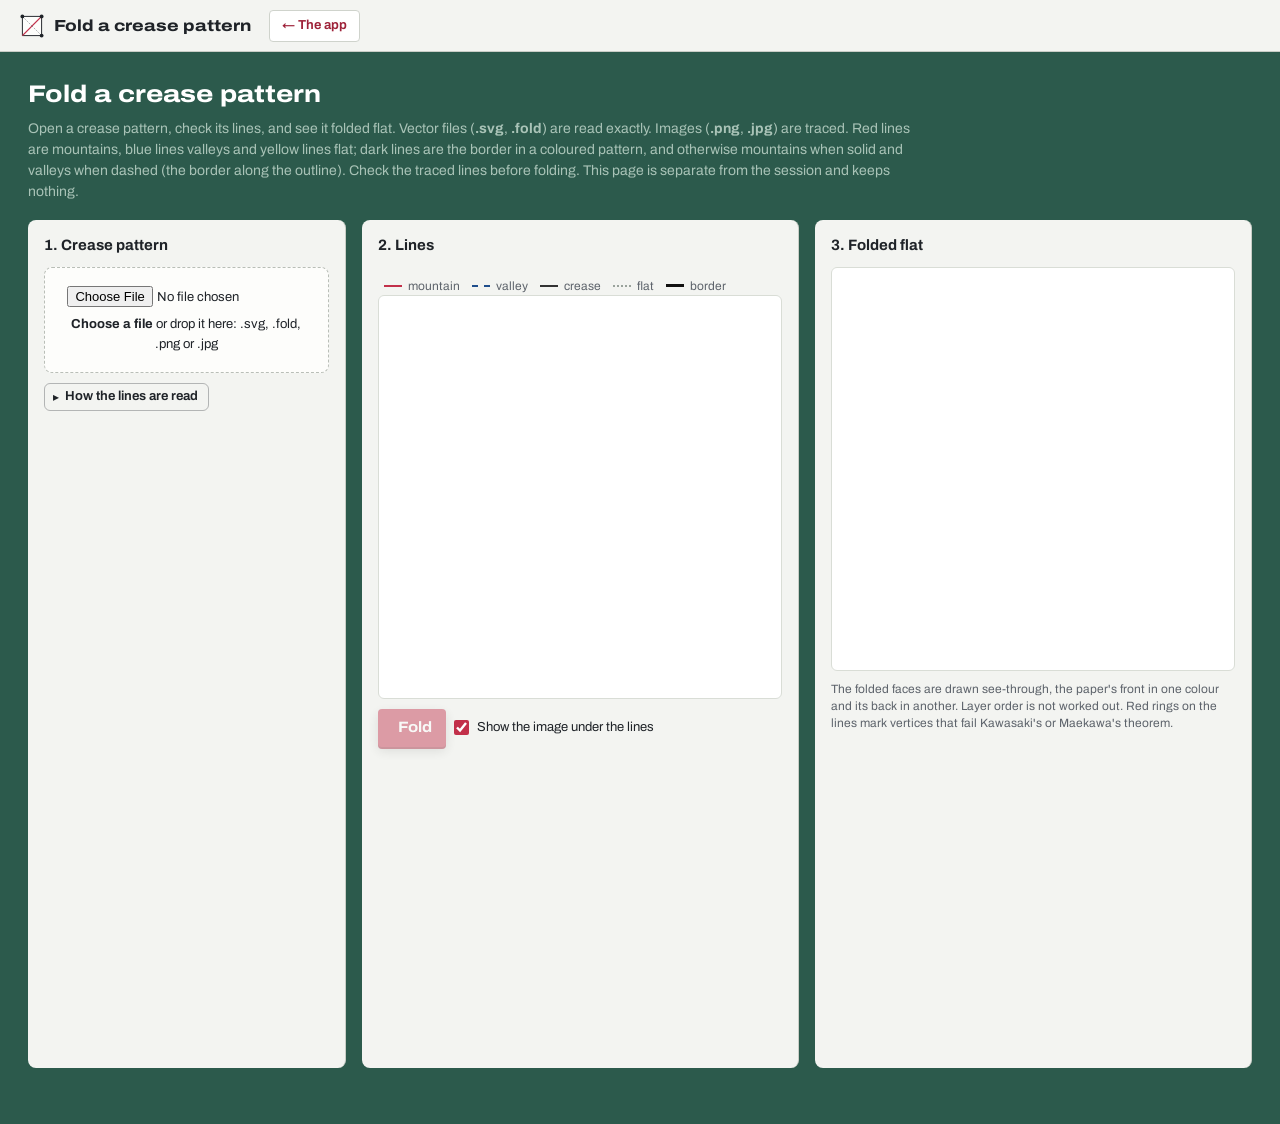
<file: src/TreeMaker.Web/wwwroot/cp.html>
<!doctype html>
<html lang="en">
<head>
  <meta charset="utf-8">
  <meta name="viewport" content="width=device-width, initial-scale=1">
  <title>Fold a crease pattern · TreeMaker</title>
  <link rel="preconnect" href="https://fonts.googleapis.com">
  <link rel="preconnect" href="https://fonts.gstatic.com" crossorigin>
  <link rel="stylesheet" href="https://fonts.googleapis.com/css2?family=Archivo:wdth,wght@62..125,400..800&display=swap">
  <link rel="stylesheet" href="styles.css?v=20261103b">
</head>
<!-- A side tool, apart from the session: read a crease pattern from a file or an image, check it and fold it flat.
     It keeps nothing between visits and never touches the session (workflow.js is not loaded here). -->
<body data-page="cp">
  <header class="topbar">
    <a class="home" href="./#/" title="Back to the app's map">
      <svg class="mark small" viewBox="0 0 40 40" aria-hidden="true">
        <path d="M4 4h32v32H4z" class="mark-sheet"/>
        <path d="M4 36L36 4" class="mark-crease"/>
        <path d="M4 4l16 16M36 36L20 20" class="mark-crease light"/>
        <circle cx="4" cy="4" r="3.2" class="mark-leaf"/>
        <circle cx="36" cy="36" r="3.2" class="mark-leaf"/>
        <circle cx="36" cy="4" r="3.2" class="mark-leaf"/>
      </svg>
      <span>Fold a crease pattern</span>
    </a>
    <a class="specs-button" href="./#/" title="The app's map">← The app</a>
  </header>

  <main class="cp-page">
    <section class="cp-intro">
      <h1>Fold a crease pattern</h1>
      <p>Open a crease pattern, check its lines, and see it folded flat. Vector files (<b>.svg</b>, <b>.fold</b>) are read exactly. Images (<b>.png</b>, <b>.jpg</b>) are traced. Red lines are mountains, blue lines valleys and yellow lines flat; dark lines are the border in a coloured pattern, and otherwise mountains when solid and valleys when dashed (the border along the outline). Check the traced lines before folding. This page is separate from the session and keeps nothing.</p>
    </section>

    <div class="cp-grid">
      <section class="panel cp-panel">
        <h2>1. Crease pattern</h2>
        <label id="cpDrop" class="cp-drop" tabindex="0">
          <input id="cpFile" type="file" accept=".svg,.fold,.json,.png,.jpg,.jpeg,.webp,image/*">
          <span><b>Choose a file</b> or drop it here: .svg, .fold, .png or .jpg</span>
        </label>
        <div id="cpImageOptions" class="cp-options" hidden>
          <label class="inline-field" title="Snap traced endpoints to an N × N grid of the sheet: auto finds the coarsest grid every end sits on; 0 for no grid">Snap to grid N <input id="cpGrid" type="text" inputmode="numeric" value="auto" size="4"></label>
          <label class="check" title="Lines within 2° of a multiple of 22.5° are turned onto it; others are left as traced"><input id="cpAngles" type="checkbox" checked> Snap near-22.5° angles</label>
          <label class="inline-field" title="Endpoints closer than this share one point, as a share of the sheet">Join within (%) <input id="cpJoin" type="number" min="0.2" max="6" step="0.1" value="1.5"></label>
        </div>
        <div id="cpReadOptions" class="cp-options" hidden>
          <label class="check" title="Lines with no colour of their own: solid lines are mountains and dashed lines valleys (solid lines on the outline stay the border)"><input id="cpStyle" type="checkbox" checked> Solid lines are mountains, dashed lines valleys</label>
          <label class="check" title="Every mountain becomes a valley and every valley a mountain: the same pattern folded from the paper's other side"><input id="cpSwap" type="checkbox"> Swap mountains and valleys</label>
          <label class="inline-field" title="Drawn and traced patterns are never exact: angles this close count as meeting Kawasaki's theorem, and faces this close as one fold">Angle tolerance (°) <input id="cpTol" type="number" min="0.1" max="5" step="0.1" value="1"></label>
          <button id="cpRetrace" type="button" class="quiet small">Read again</button>
        </div>
        <p id="cpReadNote" class="btn-note"></p>
        <details id="cpHow" class="cp-how">
          <summary>How the lines are read</summary>
          <p>SVG: every line, polyline, polygon, rect and straight path. Red strokes are mountains, blue valleys, yellow or grey flat, green a cut (the border) and magenta a crease with no fold given. Where the folds are coloured, a solid black stroke is the border, wherever it lies. Otherwise a stroke with no colour of its own is a mountain when solid and a valley when dashed (stroke-dasharray), unless that option is off, when it is a crease with no mountain or valley given; on the outline it is the border. A title containing "mountain" or "valley" also sets it. Ends that nearly meet are joined. FOLD: <code>edges_assignment</code> M, V, B, F, U and C (a cut); a folded form is refused.</p>
          <p>Images: the pixels are sorted by colour, straight lines are found in each colour (a Hough transform) and fitted to their pixels, and their ends are joined and snapped. Along each dark line, the share covered by ink tells a dashed line from a solid one: gaps between dashes are bridged, so a dashed line is read as one line. <b>Swap mountains and valleys</b> exchanges every assignment, which folds the same shape from the paper's other side. Click a line in the drawing to change it: mountain → valley → unassigned → flat → removed.</p>
        </details>
      </section>

      <section class="panel cp-panel">
        <div class="cp-head">
          <h2>2. Lines</h2>
          <span class="cp-legend"><i class="lg-m"></i>mountain <i class="lg-v"></i>valley <i class="lg-u"></i>crease <i class="lg-f"></i>flat <i class="lg-b"></i>border</span>
        </div>
        <div class="cp-view"><svg id="cpLines" viewBox="-0.05 -0.05 1.1 1.1" role="img" aria-label="The crease pattern's lines"></svg></div>
        <div class="row gap-s">
          <button id="cpFold" type="button" class="solve" disabled>Fold</button>
          <label class="check"><input id="cpShowImage" type="checkbox" checked> Show the image under the lines</label>
          <span id="cpLineCount" class="muted"></span>
        </div>
      </section>

      <section class="panel cp-panel">
        <h2>3. Folded flat</h2>
        <div class="cp-view"><svg id="cpFolded" viewBox="-0.05 -0.05 1.1 1.1" role="img" aria-label="The pattern folded flat"></svg></div>
        <p id="cpVerdict" class="cp-verdict"></p>
        <ul id="cpMessages" class="cp-messages"></ul>
        <p class="btn-note">The folded faces are drawn see-through, the paper's front in one colour and its back in another. Layer order is not worked out. Red rings on the lines mark vertices that fail Kawasaki's or Maekawa's theorem.</p>
      </section>
    </div>
  </main>

  <script src="cp.js?v=20261103b"></script>
</body>
</html>
</file>
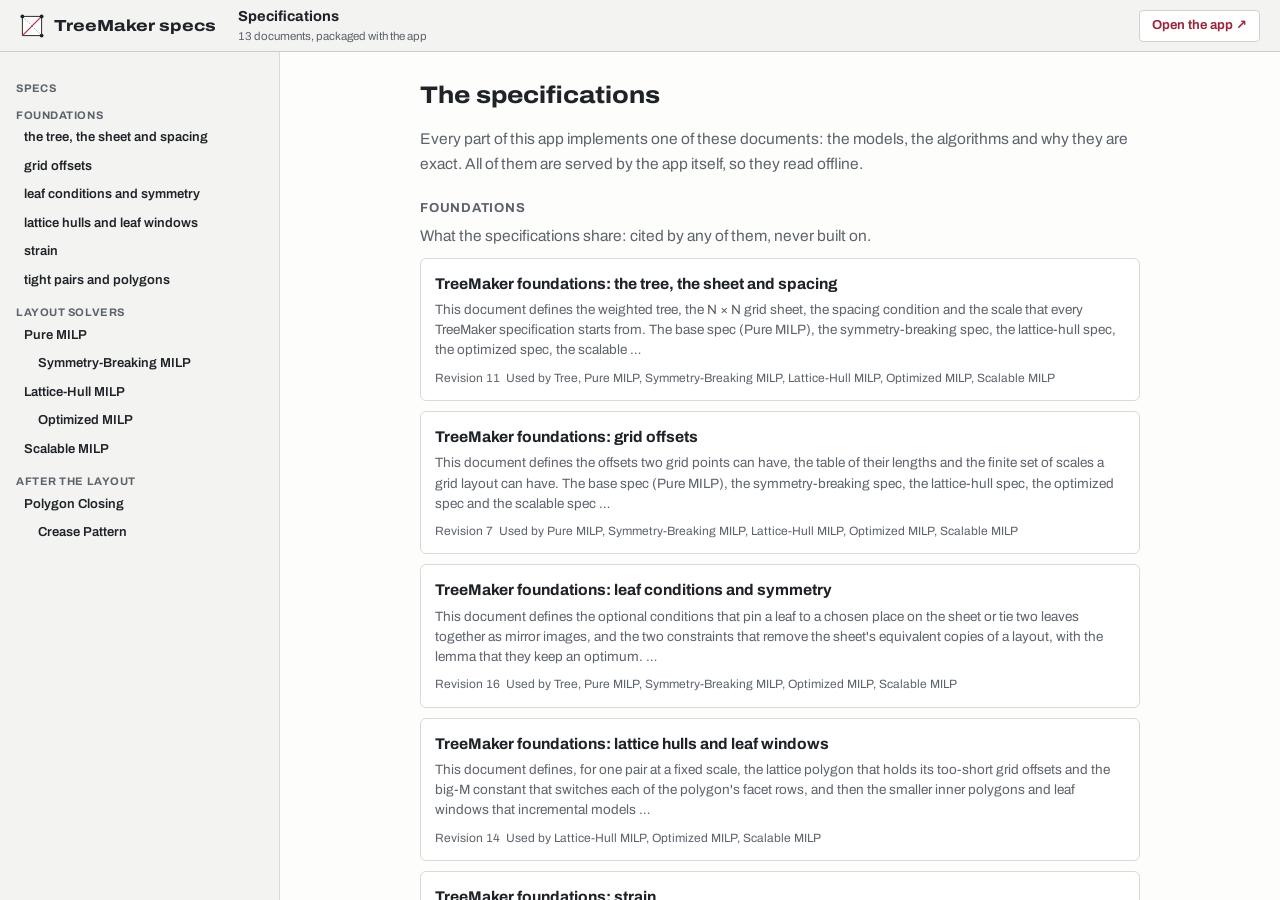
<file: src/TreeMaker.Web/wwwroot/docs.html>
<!doctype html>
<html lang="en">
<head>
  <meta charset="utf-8">
  <meta name="viewport" content="width=device-width, initial-scale=1">
  <title>Specs · TreeMaker</title>
  <link rel="preconnect" href="https://fonts.googleapis.com">
  <link rel="preconnect" href="https://fonts.gstatic.com" crossorigin>
  <link rel="stylesheet" href="https://fonts.googleapis.com/css2?family=Archivo:wdth,wght@62..125,400..800&display=swap">
  <link rel="stylesheet" href="styles.css?v=20261102y">
</head>
<!-- The specs, in a tab of their own: the working app (index.html) and the documents stay apart. -->
<body data-page="docs">
  <header class="topbar">
    <a class="home" href="#/" title="All the specs">
      <svg class="mark small" viewBox="0 0 40 40" aria-hidden="true">
        <path d="M4 4h32v32H4z" class="mark-sheet"/>
        <path d="M4 36L36 4" class="mark-crease"/>
        <path d="M4 4l16 16M36 36L20 20" class="mark-crease light"/>
        <circle cx="4" cy="4" r="3.2" class="mark-leaf"/>
        <circle cx="36" cy="36" r="3.2" class="mark-leaf"/>
        <circle cx="36" cy="4" r="3.2" class="mark-leaf"/>
      </svg>
      <span>TreeMaker specs</span>
    </a>
    <div class="reader-heads">
      <div id="readerTitle" class="reader-title"></div>
      <div id="readerMeta" class="reader-meta"></div>
    </div>
    <a class="specs-button" href="./#/" target="treemaker-app" title="The map and the workbench, in the app's tab">Open the app ↗</a>
  </header>

  <div class="docs-page">
    <aside class="docs-side" aria-label="Specs and contents">
      <button id="readerList" type="button" class="reader-btn" hidden>☰ All specs</button>
      <nav id="specNav" class="spec-nav" aria-label="The specs"><h2>Specs</h2></nav>
      <nav id="readerToc" class="reader-toc" aria-label="Contents" hidden><h2>Contents</h2></nav>
    </aside>
    <main id="readerBody" class="reader-body"></main>
  </div>

  <script src="nodes.js?v=20261102y"></script>
  <script src="specs.js?v=20261102y"></script>
</body>
</html>
</file>
<file: src/TreeMaker.Web/wwwroot/styles.css>
/* TreeMaker — paper on a cutting mat.
   The map is the mat with one slip of paper per spec and step. In a node, the sidebar is the notebook; the main
   area is the green self-healing mat, and every result (the layout sheet, the readout, the tables) is a piece of
   paper lying on it. The top bar leads back to the map and shows the workbench. */

:root {
  --mat: #2c5a4c;          /* cutting-mat green */
  --mat-deep: #234a3e;
  --mat-line: rgba(232, 244, 236, .10);
  --mat-line-strong: rgba(232, 244, 236, .22);
  --mat-ink: #e6efe9;      /* text on the mat */
  --mat-ink-soft: #a9c3b7;

  --paper: #fdfdfb;
  --panel: #f3f4f1;
  --ink: #1f2328;          /* sumi */
  --ink-soft: #5d636b;
  --rule: #d9dcd6;
  --field: #ffffff;

  --beni: #c2304a;         /* safflower red: tight pairs and the Solve action */
  --beni-deep: #9e2239;
  --beni-wash: rgba(194, 48, 74, .07);
  --grid: #dfe5ea;         /* printed grid on the sheet */
  --good: #23704a;
  --bad: #b3261e;

  --topbar: 52px;
  --font: "Archivo", system-ui, -apple-system, "Segoe UI", sans-serif;
  --shadow: 0 1px 1px rgba(10, 30, 22, .18), 0 6px 18px rgba(10, 30, 22, .22);
}

* { box-sizing: border-box; }
[hidden] { display: none !important; }

html, body { height: 100%; }
body {
  margin: 0;
  background: var(--mat);
  color: var(--ink);
  font: 400 14px/1.5 var(--font);
  font-variant-numeric: tabular-nums;
  -webkit-font-smoothing: antialiased;
}

.app {
  display: grid;
  grid-template-columns: 600px minmax(0, 1fr);
  min-height: calc(100vh - var(--topbar));
}

/* ───────────── Sidebar ───────────── */

.panel {
  background: var(--panel);
  border-right: 1px solid #c9cdc6;
  height: calc(100vh - var(--topbar));
  overflow-y: auto;
  position: sticky;
  top: var(--topbar);
  padding-bottom: 40px;
}

.brand {
  display: flex;
  gap: 14px;
  align-items: center;
  padding: 22px 24px 18px;
}
.mark { width: 40px; height: 40px; flex: none; overflow: visible; }
.mark-sheet { fill: var(--paper); stroke: var(--ink); stroke-width: 1.6; }
.mark-crease { stroke: var(--beni); stroke-width: 2.2; }
.mark-crease.light { stroke: var(--ink-soft); stroke-width: 1; stroke-dasharray: 2.5 2.5; }
.mark-leaf { fill: var(--ink); }
.brand h1 {
  margin: 0;
  font-size: 19px;
  line-height: 1.15;
  font-weight: 760;
  font-stretch: 118%;
  letter-spacing: -.01em;
}
.brand p { margin: 2px 0 0; color: var(--ink-soft); font-size: 13px; }

.block { padding: 18px 24px 20px; border-top: 1px solid var(--rule); }
.block h2 {
  margin: 0 0 10px;
  font-size: 15px;
  font-weight: 700;
  font-stretch: 112%;
}
.block h3 { margin: 18px 0 2px; font-size: 13.5px; font-weight: 650; }
.block-head { display: flex; align-items: center; justify-content: space-between; gap: 10px; margin-bottom: 10px; }
.block-head h2 { margin: 0; }

.hint { margin: 0 0 10px; color: var(--ink-soft); font-size: 12.5px; }
.muted { color: var(--ink-soft); }
.sr { position: absolute; width: 1px; height: 1px; overflow: hidden; clip: rect(0 0 0 0); }

.row { display: flex; align-items: center; }
.gap-s { gap: 8px; }
.add-row { margin-top: 8px; flex-wrap: wrap; }
.divider { width: 1px; height: 18px; background: var(--rule); }

/* Fields */
input, select, button { font: inherit; color: inherit; }
input[type="number"], input[type="text"], select {
  height: 32px;
  border: 1px solid #cfd3cc;
  border-radius: 4px;
  padding: 0 8px;
  background: var(--field);
  min-width: 0;
  transition: border-color .12s, box-shadow .12s;
}
select { padding-right: 4px; }
input:hover, select:hover { border-color: #aeb4ab; }
input:focus-visible, select:focus-visible, button:focus-visible, .segmented input:focus-visible + span, summary:focus-visible {
  outline: none;
  border-color: var(--ink);
  box-shadow: 0 0 0 3px rgba(31, 35, 40, .16);
}
input:disabled { background: #eceee9; color: var(--ink-soft); }
input.invalid { border-color: var(--bad); box-shadow: 0 0 0 3px rgba(179, 38, 30, .12); }
input[type="checkbox"], input[type="radio"] { accent-color: var(--beni); width: 15px; height: 15px; margin: 0; }

.fields { display: grid; gap: 12px; margin-top: 14px; }
.fields.two { grid-template-columns: 1fr 1fr; }
.fields.three { grid-template-columns: repeat(3, 1fr); }
.fields > * { min-width: 0; }
.field { display: flex; flex-direction: column; gap: 4px; font-size: 12.5px; color: var(--ink-soft); font-weight: 500; }
.field input, .field select { width: 100%; color: var(--ink); font-weight: 400; }
#gridSize { width: 96px; }
.check { display: flex; align-items: center; gap: 8px; font-size: 13px; cursor: pointer; }

/* Buttons */
button { cursor: pointer; border-radius: 4px; }
button:disabled { cursor: default; opacity: .45; }
button.quiet {
  height: 32px;
  padding: 0 12px;
  border: 1px solid #cfd3cc;
  background: var(--paper);
  font-weight: 550;
  font-size: 13px;
}
button.quiet:hover:not(:disabled) { border-color: var(--ink); }
button.icon {
  width: 26px; height: 26px;
  border: 0;
  background: transparent;
  color: var(--ink-soft);
  font-size: 17px;
  line-height: 1;
}
button.icon:hover { color: var(--bad); background: rgba(179, 38, 30, .08); }

/* Model selector */
.segmented {
  display: grid;
  grid-template-columns: repeat(3, 1fr);
  background: #e3e6e0;
  border-radius: 6px;
  padding: 3px;
  gap: 3px;
}
.segmented label { position: relative; }
.segmented input { position: absolute; opacity: 0; inset: 0; width: 100%; height: 100%; cursor: pointer; }
.segmented span {
  display: block;
  text-align: center;
  padding: 6px 0;
  border-radius: 4px;
  font-weight: 600;
  font-stretch: 108%;
  color: var(--ink-soft);
  border: 1px solid transparent;
  transition: background .15s, color .15s;
}
.segmented input:checked + span { background: var(--paper); color: var(--ink); box-shadow: 0 1px 2px rgba(0, 0, 0, .12); }
.stage-note { margin: 10px 0 0; font-size: 13px; }
.ref { color: var(--ink-soft); font-size: 12px; white-space: nowrap; margin-left: 4px; }

details.solver { margin-top: 16px; }
details.solver summary { cursor: pointer; font-size: 13px; font-weight: 600; color: var(--ink-soft); border-radius: 3px; }
details.solver[open] summary { margin-bottom: 4px; }

/* Edge and condition tables */
table { border-collapse: collapse; width: 100%; }
table.edges th, table.conditions th {
  text-align: left;
  font-weight: 500;
  color: var(--ink-soft);
  font-size: 12px;
  padding: 4px 3px;
}
table.edges td, table.conditions td { padding: 2px 3px; }
table.edges input[type="text"], table.edges input[type="number"] { width: 100%; }
table.edges th:nth-child(4), table.edges td:nth-child(4) { text-align: center; width: 40px; }
table.edges td:nth-child(5) { width: 30px; }
table.edges abbr { text-decoration: none; }
table.conditions td:first-child { font-weight: 650; width: 40px; }
table.conditions select { width: 100%; }
table.conditions input { width: 100%; min-width: 40px; }
table.conditions td:nth-child(3), table.conditions td:nth-child(4) { width: 58px; }

/* Tree editor */
.tree-stage { position: relative; display: flex; flex-direction: column; gap: 8px; margin-bottom: 12px; }
.tree-tools { display: flex; align-items: center; gap: 6px; flex-wrap: wrap; }
.tree-tools .spacer { flex: 1; }
.chip-label { font-size: 12.5px; color: var(--ink-soft); margin-right: 2px; }
.drag-chip {
  display: inline-flex; align-items: center; gap: 7px;
  height: 30px; padding: 0 12px 0 10px;
  border: 1px dashed #9aa19a; border-radius: 15px;
  background: var(--paper);
  font-weight: 600; font-size: 13px;
  cursor: grab; touch-action: none; user-select: none;
}
.drag-chip:hover { border-style: solid; border-color: var(--ink); }
.drag-chip.lifted { cursor: grabbing; border-style: solid; border-color: var(--beni); box-shadow: 0 4px 12px rgba(0, 0, 0, .15); }
.dot { width: 11px; height: 11px; border-radius: 50%; border: 1.8px solid var(--ink); background: var(--paper); display: inline-block; }
.dot.leaf { background: var(--ink); }
button.small { height: 30px; padding: 0 10px; font-size: 12.5px; }

.tree-view {
  width: 100%;
  height: 600px;
  display: block;
  border-radius: 4px;
  background-color: var(--paper);
  background-image: radial-gradient(circle, #dfe3dc 1px, transparent 1.3px);
  background-size: 20px 20px;
  border: 1px solid var(--rule);
  touch-action: none;
  user-select: none;
}
.tree-view .edge { stroke: var(--ink); stroke-width: 2.4; stroke-linecap: round; pointer-events: none; }
.tree-view .edge.stretch { stroke: var(--beni); stroke-dasharray: 8 5; stroke-width: 3; }
.tree-view .edge.target { stroke: var(--beni); stroke-width: 6; stroke-opacity: .55; stroke-dasharray: none; }
.tree-view .edge-hit { stroke: transparent; stroke-width: 16; cursor: pointer; }
.tree-view .edge-hit:hover { stroke: rgba(194, 48, 74, .10); }
.tree-view .edge-label {
  font-size: 12px; font-weight: 600; fill: var(--ink-soft); cursor: text;
  paint-order: stroke; stroke: var(--paper); stroke-width: 5px; stroke-linejoin: round;
}
.tree-view .edge-label:hover { fill: var(--beni); }
.tree-view .vertex-group { cursor: grab; }
.tree-view .vertex-group.dragged { cursor: grabbing; }
.tree-view .vertex-hit { fill: transparent; }
.tree-view .vertex-group:hover .vertex-hit { fill: rgba(31, 35, 40, .06); }
.tree-view .vertex-group.target .vertex-hit { fill: rgba(194, 48, 74, .16); stroke: var(--beni); stroke-width: 1.5; }
.tree-view .vertex-group.dragged .vertex { filter: drop-shadow(0 3px 4px rgba(0, 0, 0, .3)); }
.tree-view .vertex { fill: var(--paper); stroke: var(--ink); stroke-width: 1.8; }
.tree-view .vertex.leaf { fill: var(--ink); }
.tree-view .vertex.ghost { opacity: .6; pointer-events: none; }
.tree-view .vertex-label {
  font-size: 14px; font-weight: 750; pointer-events: none;
  paint-order: stroke; stroke: var(--paper); stroke-width: 5px; stroke-linejoin: round;
}
.tree-view .canvas-hint { font-size: 14px; fill: var(--ink-soft); }
.tree-view .bin rect { fill: #f7e6e8; stroke: var(--beni); stroke-dasharray: 4 3; }
.tree-view .bin text { font-size: 12.5px; font-weight: 600; fill: var(--beni-deep); }
.tree-view .bin.target rect { fill: var(--beni); stroke-dasharray: none; }
.tree-view .bin.target text { fill: #fff; }

/* Leaf conditions on the drawing: tags, mirror links, picking a partner, and the leaf menu (tree-editor.js). */
.tree-view .mirror-link { stroke: var(--beni); stroke-width: 1.6; stroke-dasharray: 2 5; stroke-linecap: round; opacity: .75; }
.tree-view .cond-tag { pointer-events: none; }
.tree-view .cond-tag rect { fill: #fff3d6; stroke: #c9a34a; stroke-width: 1; }
.tree-view .cond-tag text { font-size: 10.5px; font-weight: 650; fill: #6b4e0e; }
.tree-view .vertex-group.pickable { cursor: pointer; }
.tree-view .vertex-group.pickable .vertex-hit { fill: rgba(194, 48, 74, .08); stroke: var(--beni); stroke-width: 1; stroke-dasharray: 3 3; }
.tree-view .vertex-group.pickable:hover .vertex-hit { fill: rgba(194, 48, 74, .2); stroke-dasharray: none; }
.tree-view .vertex-group.pick-from .vertex-hit { fill: rgba(194, 48, 74, .22); stroke: var(--beni); stroke-width: 2; }

.leaf-menu {
  position: absolute; z-index: 4; width: 236px; padding: 10px 12px 12px;
  background: var(--field); border: 1px solid #c9cdc6; border-radius: 8px;
  box-shadow: 0 8px 24px rgba(10, 30, 22, .22); font-size: 12.5px;
}
.lm-head { display: flex; align-items: center; gap: 8px; margin-bottom: 4px; }
.lm-head b { font-size: 14px; }
.lm-now { flex: 1; color: var(--ink-soft); }
.lm-close { border: 0; background: none; font-size: 13px; cursor: pointer; color: var(--ink-soft); padding: 2px 4px; }
.lm-label { margin: 8px 0 5px; font-size: 10.5px; font-weight: 700; text-transform: uppercase; letter-spacing: .06em; color: var(--ink-soft); }
.lm-sheet {
  display: grid; grid-template-columns: 26px 1fr 26px; grid-template-rows: 26px 46px 26px;
  width: 132px; margin: 0 auto 4px; position: relative;
}
.lm-sheet::before { content: ""; position: absolute; inset: 12px; border: 1.5px solid var(--ink); border-radius: 2px; background: var(--paper); }
.leaf-menu .lm-pin { position: relative; z-index: 1; border: 0; background: none; box-shadow: none; height: auto; min-height: 0; cursor: pointer; padding: 0; display: grid; place-items: center; }
.lm-pin::after { content: ""; background: #b9beb7; transition: background .1s; }
.lm-pin.corner::after { width: 12px; height: 12px; border-radius: 50%; }
.lm-pin.edge.p1::after, .lm-pin.edge.p7::after { width: 34px; height: 6px; border-radius: 3px; }
.lm-pin.edge.p3::after, .lm-pin.edge.p5::after { width: 6px; height: 26px; border-radius: 3px; }
.lm-pin.free { font-size: 11px; color: var(--ink-soft); font-weight: 600; }
.lm-pin.free::after { display: none; }
.lm-pin:hover::after, .lm-pin:focus-visible::after { background: var(--beni); }
.lm-pin[aria-pressed="true"]::after { background: var(--ink); }
.lm-pin.free[aria-pressed="true"] { color: var(--ink); text-decoration: underline; }
.lm-row { display: flex; align-items: center; gap: 6px; margin-top: 6px; }
.lm-row input { width: 46px; height: 28px; }
.lm-btn {
  height: 28px; padding: 0 9px; border-radius: 4px; border: 1px solid #cfd3cc; background: var(--paper);
  font-size: 12.5px; font-weight: 600; cursor: pointer; white-space: nowrap;
}
.lm-btn:hover:not(:disabled) { border-color: var(--ink); }
.lm-btn[aria-pressed="true"] { border-color: var(--ink); background: #fff3d6; }
.lm-btn:disabled { opacity: .5; cursor: not-allowed; }
.lm-pair { flex: 1; font-weight: 650; }
.tree-help { margin: 0; font-size: 12px; color: var(--ink-soft); line-height: 1.45; }
.tree-message { font-size: 12.5px; color: var(--ink); background: #e8ece6; border-radius: 3px; padding: 5px 9px; }

.inline-edit {
  position: absolute;
  transform: translate(-50%, -50%);
  width: 84px;
  height: 30px !important;
  z-index: 3;
  border: 1.5px solid var(--beni) !important;
  box-shadow: 0 4px 14px rgba(0, 0, 0, .18);
  text-align: center;
  font-weight: 600;
}

/* Enlarged editor */
.tree-backdrop { display: none; }
body.tree-expanded .tree-backdrop {
  display: block; position: fixed; inset: 0; z-index: 40;
  background: rgba(20, 40, 33, .55);
}
.tree-stage.expanded {
  position: fixed;
  inset: 28px;
  z-index: 50;
  margin: 0;
  padding: 16px 18px;
  background: var(--panel);
  border-radius: 8px;
  box-shadow: 0 20px 60px rgba(0, 0, 0, .35);
}
.tree-stage.expanded .tree-view { flex: 1; height: auto; min-height: 0; }
.tree-stage.expanded .tree-view .vertex-label { font-size: 17px; }
.tree-stage.expanded .tree-view .edge-label { font-size: 14px; }
.tree-stage.expanded .tree-help { font-size: 13px; }
.tree-stage .inline-edit { margin-top: 0; }

details.edge-table { margin-top: 4px; }
details.edge-table summary { cursor: pointer; font-size: 13px; font-weight: 600; color: var(--ink-soft); margin-bottom: 8px; border-radius: 3px; }

.mirror-list { display: flex; flex-wrap: wrap; gap: 6px; margin-bottom: 10px; }
.mirror-list > .muted { font-size: 13px; }
.chip {
  display: inline-flex; align-items: center; gap: 2px;
  border: 1px solid #cfd3cc; border-radius: 4px;
  padding: 1px 2px 1px 9px;
  background: var(--paper);
  font-weight: 600;
}
.chip button { border: 0; background: transparent; padding: 0 6px; color: var(--ink-soft); font-size: 15px; }
.chip button:hover { color: var(--bad); }

.error { color: var(--bad); margin: -2px 0 10px; font-size: 13px; white-space: pre-wrap; }

/* ───────────── The mat ───────────── */

.mat {
  min-width: 0;
  padding: 0 32px 48px;
  background-color: var(--mat);
  color: var(--mat-ink);
}

.toolbar {
  position: sticky;
  top: var(--topbar);
  z-index: 5;
  display: flex;
  align-items: center;
  justify-content: space-between;
  gap: 20px;
  flex-wrap: wrap;
  margin: 0 -32px 24px;
  padding: 14px 32px;
  background: rgba(35, 74, 62, .94);
  backdrop-filter: blur(6px);
  border-bottom: 1px solid rgba(0, 0, 0, .18);
}

.analysis { display: flex; flex-wrap: wrap; gap: 6px 26px; align-items: baseline; }
.stat { display: flex; flex-direction: column; }
.stat .k { font-size: 11.5px; color: var(--mat-ink-soft); }
.stat .v { font-size: 18px; font-weight: 650; font-stretch: 110%; line-height: 1.2; color: #fff; }
.stat .v small { font-size: 11.5px; font-weight: 400; color: var(--mat-ink-soft); font-stretch: 100%; margin-left: 2px; }

.run { display: flex; align-items: center; gap: 10px; margin-left: auto; }
.status { color: var(--mat-ink-soft); font-size: 13px; min-width: 0; }
.status.running::before {
  content: "";
  display: inline-block;
  width: 10px; height: 10px;
  margin-right: 7px;
  border-radius: 50%;
  border: 2px solid var(--mat-ink);
  border-right-color: transparent;
  animation: spin .8s linear infinite;
  vertical-align: -1px;
}
.status.error { color: #ffb4b0; }
@keyframes spin { to { transform: rotate(360deg); } }

button.on-mat {
  height: 38px;
  padding: 0 14px;
  border: 1px solid var(--mat-line-strong);
  background: transparent;
  color: var(--mat-ink);
  font-weight: 600;
}
button.on-mat:hover:not(:disabled) { border-color: var(--mat-ink); }

button.solve {
  height: 38px;
  padding: 0 14px 0 20px;
  border: 0;
  background: var(--beni);
  color: #fff;
  font-weight: 700;
  font-stretch: 112%;
  font-size: 15px;
  display: inline-flex;
  align-items: center;
  gap: 10px;
  box-shadow: 0 2px 0 var(--beni-deep), 0 4px 12px rgba(0, 0, 0, .22);
  transition: transform .08s, box-shadow .08s, background .15s;
}
button.solve:hover:not(:disabled) { background: #cf3854; }
button.solve:active:not(:disabled) { transform: translateY(2px); box-shadow: 0 0 0 var(--beni-deep), 0 2px 6px rgba(0, 0, 0, .2); }
button.solve:focus-visible { box-shadow: 0 0 0 3px #fff, 0 0 0 5px var(--beni); }
kbd {
  font: 500 11px var(--font);
  padding: 2px 5px;
  border-radius: 3px;
  background: rgba(255, 255, 255, .16);
  color: rgba(255, 255, 255, .85);
}

.mat-error {
  margin: -8px 0 20px;
  padding: 10px 14px;
  border-left: 3px solid #ffb4b0;
  background: rgba(0, 0, 0, .18);
  color: #ffe1de;
  white-space: pre-wrap;
  font-size: 13.5px;
}

.stage-area {
  display: grid;
  grid-template-columns: minmax(0, 1fr) minmax(280px, 340px);
  gap: 28px;
  align-items: start;
}

/* The sheet: a square of paper with one dog-eared corner. */
.sheet-wrap { margin: 0; min-width: 0; }
.sheet {
  position: relative;
  width: 100%;
  max-width: 720px;
  aspect-ratio: 1 / 1;
  margin: 0 auto;
  background:
    linear-gradient(225deg, transparent 0 18px, var(--paper) 18px) ;
  filter: drop-shadow(0 1px 1px rgba(10, 30, 22, .25)) drop-shadow(0 10px 22px rgba(10, 30, 22, .28));
  color: var(--ink);
}
.sheet::after {
  /* the folded-over corner */
  content: "";
  position: absolute;
  top: 0; right: 0;
  width: 26px; height: 26px;
  background: linear-gradient(225deg, transparent 0 50%, #e6e8e2 50%, #d4d8d0 100%);
}
.layout-view { position: absolute; inset: 0; width: 100%; height: 100%; display: block; }
.layout-view .grid-line { stroke: var(--grid); stroke-width: 1; }
.layout-view .grid-border { fill: none; stroke: var(--ink); stroke-width: 1.6; }
.layout-view .axis-label { font-size: 10.5px; fill: #8b9198; }
.layout-view .sym-axis { stroke: var(--ink-soft); stroke-dasharray: 2 5; stroke-width: 1.2; }
.pair { stroke-linecap: round; }
.pair.tight { stroke: var(--beni); stroke-width: 3; }
.pair.loose { stroke: #9aa0a6; stroke-width: 1.1; stroke-dasharray: 4 4; }
.leaf-circle { fill: rgba(31, 35, 40, .035); stroke: #7b8189; stroke-width: 1; stroke-dasharray: 2 3; }
.layout-view .leaf { fill: var(--ink); stroke: var(--paper); stroke-width: 2.5; }
.layout-view .leaf-label { font-size: 15px; font-weight: 750; fill: var(--ink); paint-order: stroke; stroke: var(--paper); stroke-width: 5px; }

.empty {
  position: absolute;
  inset: 0;
  display: grid;
  place-content: center;
  text-align: center;
  padding: 24px;
}
.empty p { margin: 0; }
.empty p:first-child { font-size: 24px; font-weight: 700; font-stretch: 120%; letter-spacing: -.01em; }
.empty .muted { margin-top: 6px; }

/* The one orchestrated moment: leaves set down, then the tight creases draw in. */
.sheet.fresh .leaf, .sheet.fresh .leaf-label { animation: settle .38s cubic-bezier(.2, .9, .3, 1.3) both; animation-delay: calc(var(--i, 0) * 45ms); transform-box: fill-box; transform-origin: center; }
.sheet.fresh .pair.tight { stroke-dasharray: var(--len) var(--len); stroke-dashoffset: var(--len); animation: crease .55s ease-out .25s forwards; }
.sheet.fresh .leaf-circle { animation: fade .5s ease-out .15s both; }
@keyframes settle { from { opacity: 0; transform: scale(.2); } to { opacity: 1; transform: scale(1); } }
@keyframes crease { to { stroke-dashoffset: 0; } }
@keyframes fade { from { opacity: 0; } }
@media (prefers-reduced-motion: reduce) {
  .sheet.fresh * { animation: none !important; stroke-dashoffset: 0 !important; }
  .status.running::before { animation: none; }
}

.sheet-controls {
  display: flex;
  flex-wrap: wrap;
  gap: 8px 20px;
  justify-content: center;
  align-items: center;
  margin: 18px auto 0;
  max-width: 720px;
  color: var(--mat-ink);
  font-size: 13px;
}
.sheet-controls .check { color: var(--mat-ink); }
.key { display: inline-flex; align-items: center; gap: 7px; color: var(--mat-ink-soft); }
.key i { display: inline-block; width: 26px; height: 0; }
.k-tight { border-top: 3px solid #ff8095; }
.k-loose { border-top: 1.5px dashed var(--mat-ink-soft); }

/* Slips of paper: readout and tables */
.slip {
  background: var(--paper);
  color: var(--ink);
  border-radius: 2px;
  box-shadow: var(--shadow);
  padding: 18px 20px;
  min-width: 0;
}
.slip h2 { margin: 0 0 12px; font-size: 15px; font-weight: 700; font-stretch: 112%; }
.slip h2 .muted { font-weight: 400; font-size: 12.5px; font-stretch: 100%; margin-left: 6px; }

.readout { position: sticky; top: calc(92px + var(--topbar)); padding: 6px 20px 16px; }
.metrics { display: flex; flex-direction: column; }
.metric-group { padding: 12px 0 10px; border-bottom: 1px solid var(--rule); }
.metric-group:last-child { border-bottom: 0; }
.metric-group h3 { margin: 0 0 6px; font-size: 13.5px; font-weight: 700; font-stretch: 110%; }
.metric-group dl { margin: 0; display: grid; grid-template-columns: 1fr auto; gap: 3px 12px; font-size: 13px; }
.metric-group dt { color: var(--ink-soft); }
.metric-group dd { margin: 0; text-align: right; font-weight: 550; }
.metric-group:first-child dl > dd:nth-of-type(2) { font-size: 20px; font-weight: 700; font-stretch: 112%; color: var(--beni); line-height: 1.2; }

.badge {
  display: inline-flex; align-items: center; gap: 6px;
  font-weight: 650;
}
.badge::before { content: ""; width: 8px; height: 8px; border-radius: 50%; background: currentColor; }
.badge.Optimal { color: var(--good); }
.badge.Feasible { color: #8a6100; }
.badge.Infeasible, .badge.Error, .badge.NoSolutionFound { color: var(--bad); }

.messages { margin: 10px 0 0; padding-left: 18px; color: var(--ink-soft); font-size: 13px; }
.violations { margin: 10px 0 0; padding-left: 18px; color: var(--bad); font-size: 13px; }
.ok { margin-top: 12px; padding: 8px 10px; background: rgba(35, 112, 74, .08); color: var(--good); font-size: 13px; border-radius: 3px; }

.tables {
  display: grid;
  grid-template-columns: minmax(0, 3fr) minmax(0, 2fr);
  gap: 28px;
  margin-top: 32px;
  align-items: start;
}
.table-wrap { overflow-x: auto; }
table.data { font-size: 13px; }
table.data th {
  text-align: right;
  font-weight: 550;
  color: var(--ink-soft);
  border-bottom: 1.5px solid var(--ink);
  padding: 4px 10px 6px;
  white-space: nowrap;
}
table.data td { text-align: right; padding: 5px 10px; border-bottom: 1px solid #ecede9; white-space: nowrap; }
table.data th:first-child, table.data td:first-child { text-align: left; padding-left: 0; }
table.data tr.tight td { color: var(--beni); font-weight: 650; }
table.data tr:hover td { background: #f6f6f2; }

/* ───────────── Narrow screens ───────────── */

@media (max-width: 1180px) {
  .stage-area { grid-template-columns: 1fr; }
  .readout { position: static; }
  .tables { grid-template-columns: 1fr; }
}
@media (max-width: 860px) {
  .app { grid-template-columns: 1fr; }
  .panel { position: static; height: auto; border-right: 0; border-bottom: 1px solid #c9cdc6; }
  .brand, .block { padding-left: 16px; padding-right: 16px; }
  .mat { padding: 0 16px 40px; }
  .toolbar { margin: 0 -16px 20px; padding: 12px 16px; }
  .run { margin-left: 0; width: 100%; }
  .run .status { flex: 1; }
  .analysis { gap: 6px 18px; }
  .stat .v { font-size: 16px; }
  .readout { top: auto; }
}

/* The sidebar is a sticky stacking context, so lift it above the mat while the editor is enlarged. */
body.tree-expanded .panel { z-index: 60; }
body.tree-expanded { overflow: hidden; }

/* Live model size, beside the tree as it is built */
.model-size { border: 1px solid var(--rule); border-radius: 4px; background: var(--paper); padding: 10px 12px 8px; }
.model-size h3 { margin: 0 0 6px; font-size: 13.5px; }
.model-size h3 .muted { font-weight: 400; font-size: 12px; margin-left: 4px; }
.size-breakdown { transition: opacity .15s; }
.size-breakdown.stale { opacity: .4; }
.size-breakdown table { font-size: 12.5px; }
.size-breakdown th { text-align: left; font-weight: 500; padding: 2px 8px 2px 0; }
.size-breakdown td.f { color: var(--ink-soft); padding: 2px 8px; white-space: nowrap; }
.size-breakdown td.n { text-align: right; font-weight: 650; white-space: nowrap; }
.size-breakdown tr.total th, .size-breakdown tr.total td { border-top: 1px solid var(--rule); padding-top: 5px; }
.size-breakdown tr.total + tr.total th, .size-breakdown tr.total + tr.total td { border-top: 0; padding-top: 2px; }
.size-breakdown tr.total .n { font-size: 14px; }
.size-note { margin: 6px 0 0; font-size: 11.5px; color: var(--ink-soft); }
.tree-stage.expanded .model-size { position: absolute; right: 30px; bottom: 74px; width: 400px; box-shadow: 0 6px 20px rgba(0,0,0,.12); }

/* ───────────── Optimized app ───────────── */
body[data-stretch="off"] table.edges th:nth-child(4), body[data-stretch="off"] table.edges td:nth-child(4) { display: none; }
body[data-stretch="off"] .tree-view .edge-hit { cursor: default; }
body[data-stretch="off"] .tree-view .edge-hit:hover { stroke: transparent; }

.toggles { display: flex; flex-direction: column; gap: 2px; margin-top: 4px; }
.toggle {
  display: grid; grid-template-columns: 18px 1fr; gap: 8px; align-items: start;
  padding: 7px 8px; border-radius: 4px; font-size: 12.5px; color: var(--ink-soft); cursor: pointer;
}
.toggle:hover { background: #e9ebe6; }
.toggle input[type="checkbox"] { margin-top: 2px; }
.toggle b { display: block; color: var(--ink); font-weight: 650; font-size: 13.5px; margin-bottom: 1px; }
.toggle.locked { cursor: default; opacity: .78; }
.toggle.locked:hover { background: transparent; }
.inline-field { display: inline-flex; align-items: center; gap: 6px; margin-top: 6px; color: var(--ink); font-weight: 500; }
.inline-field input { width: 64px; }

.tables { grid-template-columns: minmax(0, 3fr) minmax(0, 2fr); }
.ladder { width: 100%; height: 92px; display: block; }
.ladder-axis { stroke: var(--ink); stroke-width: 1.4; }
.ladder-tick { stroke: #b9bdb6; stroke-width: 1; }
.ladder-stem { stroke: #c9ccc6; stroke-width: 1; }
.ladder-optimum { stroke: var(--beni); stroke-width: 2; stroke-dasharray: 3 3; }
.ladder-label { font-size: 11.5px; fill: var(--ink-soft); }
.ladder-label.strong { fill: var(--beni); font-weight: 700; }
.ladder-mark { stroke-width: 1.6; }
.ladder-mark.yes { fill: var(--ink); stroke: var(--ink); }
.ladder-mark.no { fill: var(--paper); stroke: var(--beni); }
.ladder-mark.unknown { fill: var(--paper); stroke: #9aa0a6; stroke-dasharray: 2 2; }
.ladder-num { font-size: 8px; font-weight: 700; pointer-events: none; }
.ladder-num.yes { fill: #fff; }
.ladder-num.no { fill: var(--beni); }
.ladder-key, .hull-key { display: flex; flex-wrap: wrap; gap: 16px; font-size: 12px; color: var(--ink-soft); margin: 2px 0 12px; }
.ladder-key span, .hull-key span { display: inline-flex; align-items: center; gap: 6px; }
.mk { width: 11px; height: 11px; border-radius: 50%; display: inline-block; border: 1.6px solid var(--ink); }
.mk.yes { background: var(--ink); }
.mk.no { background: var(--paper); border-color: var(--beni); }
.tk { width: 1px; height: 10px; background: #b9bdb6; display: inline-block; }
table.data tr.answer-no td:nth-child(3) { color: var(--beni); font-weight: 650; }
table.data tr.answer-yes td:nth-child(3) { font-weight: 650; }
#traceTable td:nth-child(4) { text-align: left; white-space: normal; min-width: 220px; color: var(--ink-soft); }
#traceTable th:nth-child(4) { text-align: left; }

.hull-pick { max-width: 220px; margin-bottom: 8px; }
.hull-view { width: 100%; max-width: 340px; aspect-ratio: 1 / 1; display: block; margin: 0 auto; }
.hull-circle { fill: none; stroke: #7b8189; stroke-dasharray: 3 3; }
.hull-poly { fill: var(--beni-wash); stroke: var(--beni); stroke-width: 1.8; stroke-linejoin: round; }
.lp { fill: #b7bcb4; }
.lp.forbidden { fill: var(--beni); }
.hull-offset { stroke: var(--ink); stroke-width: 2; }
.hull-offset-end { fill: var(--ink); stroke: var(--paper); stroke-width: 2; }
.lpk { width: 8px; height: 8px; border-radius: 50%; display: inline-block; background: #b7bcb4; }
.lpk.f { background: var(--beni); }
.ck { width: 14px; height: 14px; border-radius: 50%; display: inline-block; border: 1px dashed #7b8189; }
.hull-note { font-size: 12.5px; color: var(--ink-soft); margin: 6px 0 0; }

body.dragging-chip, body.dragging-chip * { cursor: grabbing !important; user-select: none; }
.drag-chip { -webkit-user-select: none; -webkit-touch-callout: none; }
.tree-view text { -webkit-user-select: none; }

/* Editable length tags on the tree's edges */
.tree-view .length-tag { cursor: text; outline: none; }
.tree-view .length-tag rect { fill: var(--paper); stroke: #b4b9b1; stroke-width: 1; transition: stroke .12s, fill .12s; }
.tree-view .length-tag text { font-size: 12px; font-weight: 650; fill: var(--ink); pointer-events: none; }
.tree-view .length-tag:hover rect, .tree-view .length-tag:focus-visible rect { stroke: var(--beni); fill: #fff4f6; }
.tree-view .length-tag:focus-visible rect { stroke-width: 2; }
.tree-stage.expanded .tree-view .length-tag text { font-size: 14px; }
@media (min-width: 861px) and (max-width: 1240px) { .app { grid-template-columns: minmax(380px, 46vw) minmax(0, 1fr); } }
@media (max-width: 860px) { .tree-view { height: 440px; } }

/* ───────────── Toward a crease pattern (shared) ───────────── */
.slip.wide { grid-column: 1 / -1; }
.crease-head { display: flex; align-items: baseline; gap: 12px; flex-wrap: wrap; }
.crease-head h2 { margin: 0; }
.crease-status { font-weight: 650; font-size: 13px; }
.crease-status.ok { color: var(--good); }
.crease-status.no { color: var(--beni); }
.crease-lede { color: var(--ink-soft); font-size: 13px; margin: 6px 0 10px; max-width: 75ch; }
.crease-summary { font-weight: 600; margin: 0 0 6px; }
.crease-issues { margin: 0 0 12px; padding-left: 18px; font-size: 13px; color: var(--ink-soft); }
.crease-issues li.ok { color: var(--good); list-style: none; margin-left: -18px; }
.crease-controls { display: flex; flex-wrap: wrap; gap: 10px 20px; align-items: center; margin-bottom: 14px; }
.crease-views { display: inline-flex; gap: 4px; }
.crease-views button[aria-pressed="true"] { border-color: var(--ink); background: var(--ink); color: var(--paper); }
.crease-complete { }
.crease-complete h3 { margin: 0 0 4px; font-size: 14px; }
.crease-complete .field { width: 150px; }
/* Inputs, Close and Find the strain needed share one bottom edge and one height. */
.crease-complete .row { align-items: flex-end; }
.crease-complete button.small { height: 34px; }
button.small-primary {
  height: 34px; padding: 0 16px; border: 0; border-radius: 4px; align-self: flex-end;
  background: var(--beni); color: #fff; font-weight: 700;
}
button.small-primary:disabled { opacity: .5; }
.crease-note { margin: 12px 0 8px; font-size: 13.5px; }
.crease-note.good { color: var(--good); font-weight: 600; }
.crease-note.bad { color: var(--bad); }
.crease-facts { display: grid; grid-template-columns: repeat(auto-fill, minmax(190px, 1fr)); gap: 4px 18px; margin: 0 0 12px; font-size: 13px; }
.crease-facts .fact { display: flex; flex-direction: column; }
.crease-facts .k { color: var(--ink-soft); font-size: 12px; }
.crease-facts .v { font-weight: 650; font-size: 14px; }
.crease-tables { display: grid; grid-template-columns: minmax(0, 3fr) minmax(0, 2fr); gap: 20px; margin-bottom: 12px; }
@media (max-width: 1100px) { .crease-tables { grid-template-columns: 1fr; } }
table.data tr.made td:first-child, table.data tr.changed td:last-child { font-weight: 700; }
table.data tr.missed td { color: var(--ink-soft); }

/* Polygons drawn on the sheet */
#polygonLayer .face { stroke: none; pointer-events: none; }
#polygonLayer .face.valid { fill: rgba(35, 112, 74, .13); }
#polygonLayer .face.invalid { fill: url(#badHatch); }
#polygonLayer .hatch-line { stroke: rgba(194, 48, 74, .35); stroke-width: 2; }
#polygonLayer .active-path { stroke: var(--ink); stroke-width: 2.4; stroke-linecap: round; pointer-events: none; }
#polygonLayer .missing-path { stroke: var(--beni); stroke-width: 2; stroke-dasharray: 2 5; stroke-linecap: round; pointer-events: none; }

/* ───────────── Step 3: creases and the folded base (shared) ───────────── */
.crease-build { }
.crease-build h3 { margin: 0 0 4px; font-size: 14px; }
.crease-build .row { align-items: center; }
#creaseLengths { color: var(--ink); }
.crease-key { display: flex; flex-wrap: wrap; gap: 16px; font-size: 12px; color: var(--ink-soft); margin: 4px 0 6px; }
.crease-key span { display: inline-flex; align-items: center; gap: 6px; }
.crease-key .ck { display: inline-block; width: 26px; height: 0; border: 0; border-radius: 0; }
.ck.axial { border-top: 3px solid var(--ink); }
.ck.ridge { border-top: 1.6px solid #444; }
.ck.hinge { border-top: 1.6px dashed #6b7076; }
.ck.gusset { border-top: 2px dotted var(--ink); }
#polygonLayer .crease { stroke-linecap: round; pointer-events: none; }
#polygonLayer .crease.axial { stroke: var(--ink); stroke-width: 2.6; }
#polygonLayer .crease.ridge { stroke: #444; stroke-width: 1.5; }
#polygonLayer .crease.hinge { stroke: #6b7076; stroke-width: 1.3; stroke-dasharray: 5 4; }
#polygonLayer .crease.gusset { stroke: var(--ink); stroke-width: 2; stroke-dasharray: 1 4; }
.fold-tools { display: flex; flex-wrap: wrap; gap: 8px 10px; align-items: center; margin: 8px 0 10px; }
.fold-tools .hint { margin: 0; }
.fold-canvas { width: 100%; height: 460px; display: block; background: #fbfbf9; border: 1px solid var(--rule); border-radius: 4px; cursor: grab; touch-action: none; }
.fold-canvas:active { cursor: grabbing; }

/* Pleats (shared) */
.pleat-row { display: flex; flex-wrap: wrap; align-items: center; gap: 8px 12px; margin: 4px 0 10px; }
.pleat-row .inline-field input { width: 80px; }
.ck.pleat-v { border-top: 1.6px dashed #1f4e8c; }
.ck.pleat-m { border-top: 1.6px dotted var(--beni); }
#polygonLayer .crease.pleat { stroke-width: 1.1; }
#polygonLayer .crease.pleat.v { stroke: #1f4e8c; stroke-dasharray: 6 4; }
#polygonLayer .crease.pleat.m { stroke: var(--beni); stroke-dasharray: 8 3 2 3; }

/* ───────────── Scalable app ───────────── */
.ladder-tick.continuous { stroke: var(--ink-soft); stroke-width: 1.4; stroke-dasharray: 1 3; }
.hull-offset.thin { stroke-width: 1; opacity: .55; }
.hull-offset-end.hollow { fill: var(--paper); stroke: var(--ink); stroke-width: 1.4; }
details.rounds { margin-top: 10px; }
details.rounds summary { cursor: pointer; font-size: 13px; font-weight: 600; }
.hull-view .grid-border { fill: var(--paper); stroke: var(--ink); stroke-width: 1.2; }
#pairsCard .table-wrap, details.rounds .table-wrap { max-height: 520px; overflow: auto; }


/* ───────────── Top bar: back to the map, where you are, the workbench ───────────── */
.topbar {
  position: sticky; top: 0; z-index: 20;
  height: var(--topbar);
  display: flex; align-items: center; gap: 18px;
  padding: 0 20px;
  background: var(--panel);
  border-bottom: 1px solid #c9cdc6;
  color: var(--ink);
}
.home { display: inline-flex; align-items: center; gap: 10px; color: var(--ink); text-decoration: none; font-weight: 760; font-stretch: 118%; font-size: 16px; }
.mark.small { width: 24px; height: 24px; }
.crumbs { display: flex; align-items: center; gap: 12px; min-width: 0; font-size: 13.5px; }
.crumbs .back { color: var(--ink); font-weight: 650; text-decoration: none; padding: 5px 10px; border: 1px solid #cfd3cc; border-radius: 4px; background: var(--field); }
.crumbs .back:hover { border-color: var(--ink); }
.crumb-node { font-weight: 650; white-space: nowrap; overflow: hidden; text-overflow: ellipsis; }
.spec-link { color: var(--beni-deep); font-weight: 600; font-size: 12.5px; text-decoration: none; padding: 2px 8px; border-radius: 10px; background: var(--beni-wash); white-space: nowrap; }
.spec-link:hover { text-decoration: underline; }
.shelf { margin-left: auto; display: flex; gap: 6px; flex-wrap: nowrap; overflow-x: auto; }
.shelf-chip {
  display: inline-flex; flex-direction: column; justify-content: center;
  min-width: 92px; padding: 3px 10px; border-radius: 4px; border: 1px dashed #c2c7bf;
  text-decoration: none; color: var(--ink-soft); background: transparent; line-height: 1.25;
}
.shelf-chip .k { font-size: 10.5px; text-transform: uppercase; letter-spacing: .05em; }
.shelf-chip .v { font-size: 12.5px; font-weight: 600; white-space: nowrap; }
.shelf-chip.on { border-style: solid; border-color: var(--ink); color: var(--ink); background: var(--field); }
.shelf-chip:hover { border-color: var(--beni); }
@media (max-width: 1100px) { .shelf-chip .k { display: none; } .shelf-chip { min-width: 0; } }

/* ───────────── The map ───────────── */
.map-view {
  min-height: calc(100vh - var(--topbar));
  padding: 26px 32px 56px;
  background-color: var(--mat);
  color: var(--mat-ink);
}
.map-head { display: flex; justify-content: space-between; align-items: flex-end; gap: 24px; flex-wrap: wrap; max-width: 1360px; margin: 0 auto 16px; }
.map-head h1 { margin: 0 0 4px; font-size: 24px; font-weight: 760; font-stretch: 118%; color: #fff; }
.map-head p { margin: 0; max-width: 78ch; color: var(--mat-ink-soft); font-size: 14px; }
.map-head p b { color: var(--mat-ink); }
.map-tools { display: flex; align-items: center; gap: 14px; }
.on-mat-check { color: var(--mat-ink); font-size: 13px; }
.map-frame { max-width: 1360px; margin: 0 auto; overflow-x: auto; }
.map-svg { display: block; width: 100%; min-width: 980px; height: auto; font-family: var(--font); }
.map-frame-box { fill: rgba(0, 0, 0, .12); stroke: var(--mat-line-strong); stroke-width: 1.2; stroke-dasharray: 6 5; }
.map-frame-title { fill: var(--mat-ink); font-size: 14px; font-weight: 700; font-stretch: 112%; }
.map-frame-sub { fill: var(--mat-ink-soft); font-size: 12px; }
.map-flow { fill: none; stroke: var(--mat-ink-soft); stroke-width: 2; }
.map-flow.lit { stroke: #ff8095; stroke-width: 2.6; }
.map-flow.inner { stroke-dasharray: 2 5; stroke-width: 2.2; }
.mk-flow { fill: var(--mat-ink-soft); }
.mk-lit { fill: #ff8095; }
.mk-build { fill: #cfe7dd; }
.mk-hand { fill: #cfe7dd; }
.mk-cite { fill: #e8cf98; }
.map-ref { fill: none; stroke-width: 1.5; }
.map-ref.build { stroke: #cfe7dd; }
.map-ref.hand { stroke: #cfe7dd; stroke-dasharray: 2 4; }
.map-ref.cite { stroke: #e8cf98; stroke-dasharray: 6 4; }
.map-node .map-box { fill: var(--paper); stroke: transparent; stroke-width: 2; filter: drop-shadow(0 1px 1px rgba(10, 30, 22, .25)) drop-shadow(0 6px 14px rgba(10, 30, 22, .28)); transition: stroke .12s, transform .12s; }
.map-node.base .map-box { fill: #fffdf6; }
.map-node.step .map-box, .map-node.tree .map-box { fill: #f6f7f2; }
.map-node.holding .map-box { stroke: var(--beni); }
.map-node.waiting .map-box { opacity: .82; }
.map-node-link { cursor: pointer; }
.map-node-link:hover .map-box, .map-node-link:focus-visible .map-box { stroke: var(--ink); }
.map-node-link:focus { outline: none; }
.map-kicker { font-size: 10.5px; text-transform: uppercase; letter-spacing: .06em; fill: var(--ink-soft); }
.map-title { font-size: 14.5px; font-weight: 750; font-stretch: 112%; fill: var(--ink); }
.map-blurb { font-size: 11.5px; fill: var(--ink-soft); }
.map-badge { font-size: 11px; font-weight: 650; }
.map-badge.held { fill: var(--beni); }
.map-badge.fit { fill: var(--good); }
.map-badge.slow { fill: #8a6100; }
.map-badge.no, .map-badge.need { fill: #8b9198; }
.map-spec rect { fill: var(--beni-wash); stroke: rgba(194, 48, 74, .35); }
.map-spec text { font-size: 10.5px; font-weight: 650; fill: var(--beni-deep); }
.map-spec:hover rect { fill: rgba(194, 48, 74, .16); }
.map-legend { max-width: 1360px; margin: 10px auto 0; display: flex; flex-wrap: wrap; gap: 8px 22px; font-size: 12.5px; color: var(--mat-ink-soft); }
.map-legend span { display: inline-flex; align-items: center; gap: 8px; }
.lg { display: inline-block; width: 28px; height: 0; border-top: 2px solid; }
.lg.flow { border-color: var(--mat-ink-soft); }
.lg.build { border-color: #cfe7dd; }
.lg.hand { border-color: #cfe7dd; border-top-style: dotted; }
.lg.cite { border-color: #e8cf98; border-top-style: dashed; }
.lg.held { border-color: #ff8095; border-top-width: 3px; }

.bench { max-width: 1360px; margin: 28px auto 0; }
.bench-head h2 { margin: 0 0 4px; font-size: 17px; font-weight: 750; font-stretch: 112%; color: #fff; }
.bench-head p { margin: 0 0 14px; max-width: 90ch; font-size: 13px; color: var(--mat-ink-soft); }
.bench-cards { display: grid; grid-template-columns: repeat(auto-fill, minmax(260px, 1fr)); gap: 18px; }
.bench-card { background: var(--paper); color: var(--ink); border-radius: 2px; box-shadow: var(--shadow); padding: 14px 16px; display: flex; flex-direction: column; gap: 4px; }
.bench-card.vacant { background: #eef0eb; color: var(--ink-soft); }
.bench-card h3 { margin: 0 0 4px; font-size: 14.5px; font-weight: 750; font-stretch: 110%; color: var(--ink); }
.bench-card p { margin: 0; font-size: 13px; }
.bench-actions { display: flex; flex-wrap: wrap; gap: 8px; margin-top: auto; padding-top: 10px; }
a.bench-go, .bench-go {
  display: inline-flex; align-items: center; height: 32px; padding: 0 14px; border-radius: 4px;
  background: var(--beni); color: #fff; font-weight: 700; font-size: 13px; text-decoration: none; border: 0;
}
a.bench-go:hover { background: #cf3854; }
a.quiet-link { display: inline-flex; align-items: center; height: 32px; padding: 0 12px; border-radius: 4px; border: 1px solid #cfd3cc; background: var(--field); color: var(--ink); text-decoration: none; font-size: 13px; font-weight: 600; }
a.quiet-link:hover { border-color: var(--ink); }

/* ───────────── A node's workspace ───────────── */
.node-head { align-items: flex-start; padding-bottom: 14px; }
.kicker { margin: 0 0 2px; font-size: 11px; text-transform: uppercase; letter-spacing: .06em; color: var(--ink-soft); }
.node-head h1 { font-size: 21px; }
.node-head p { max-width: 62ch; }
.node-spec { margin-top: 8px !important; font-size: 12.5px; }
.node-spec a { color: var(--beni-deep); font-weight: 650; }
.grid-row { margin-top: 12px; grid-template-columns: 160px; }
.wrap { flex-wrap: wrap; }
.held-summary { display: flex; flex-direction: column; gap: 6px; margin-bottom: 12px; }
.held-row { display: grid; grid-template-columns: 130px 1fr; gap: 10px; font-size: 13px; padding: 6px 8px; border-radius: 4px; background: #e9ebe6; color: var(--ink-soft); }
.held-row.on { background: var(--field); color: var(--ink); box-shadow: inset 3px 0 0 var(--beni); }
.held-row .k { font-weight: 650; }

.pick { margin-bottom: 28px; }
.pick-list { display: grid; grid-template-columns: repeat(auto-fill, minmax(240px, 1fr)); gap: 12px; }
.pick-item { display: flex; flex-direction: column; gap: 2px; padding: 12px 14px; border: 1px solid var(--rule); border-radius: 4px; color: var(--ink); text-decoration: none; background: #fff; }
.pick-item:hover { border-color: var(--ink); }
.pick-kicker { font-size: 10.5px; text-transform: uppercase; letter-spacing: .06em; color: var(--ink-soft); }
.pick-item b { font-size: 15px; font-stretch: 110%; }
.pick-blurb { font-size: 12.5px; color: var(--ink-soft); }
.pick-fit { font-size: 12px; font-weight: 650; margin-top: 4px; }
.pick-fit.fit { color: var(--good); }
.pick-fit.slow { color: #8a6100; }
.pick-fit.no { color: #8b9198; }
.need { margin-bottom: 28px; }
.need p { margin: 0 0 12px; color: var(--ink-soft); }

.next-bar { display: flex; flex-wrap: wrap; align-items: center; gap: 10px; margin: 24px 0 0; }
.next-label { color: var(--mat-ink-soft); font-size: 13px; }

/* The crease card shows the part of it the node is about. */
.crease[data-focus="close"] .crease-build { display: none; }
.crease[data-focus="creases"] .crease-complete { display: none; }
.crease[data-focus="fold"] { display: none !important; }
.toggle.locked input { cursor: default; }
#preset { max-width: 210px; }

/* ───────────── The specs, in their own tab (docs.html, specs.js) ───────────── */
.specs-button {
  display: inline-flex; align-items: center;
  height: 32px; padding: 0 12px; border-radius: 4px; border: 1px solid #cfd3cc; background: var(--field);
  color: var(--beni-deep); font-weight: 650; font-size: 13px; white-space: nowrap; text-decoration: none;
}
.specs-button:hover { border-color: var(--beni); }
a.button-like {
  display: inline-flex; align-items: center; height: 38px; padding: 0 14px; border-radius: 4px;
  border: 1px solid var(--mat-line-strong); color: var(--mat-ink); font-weight: 600; text-decoration: none; font-size: 14px;
}
a.button-like:hover { border-color: var(--mat-ink); }

body[data-page="docs"] {
  background: var(--paper);
}
body[data-page="docs"] .topbar { gap: 22px; }
.docs-page { display: grid; grid-template-columns: 280px minmax(0, 1fr); height: calc(100vh - var(--topbar)); }
.docs-side { border-right: 1px solid var(--rule); background: var(--panel); overflow-y: auto; padding: 14px 16px 40px; font-size: 13px; }
.docs-side h2 { font-size: 11px; text-transform: uppercase; letter-spacing: .07em; color: var(--ink-soft); margin: 14px 0 6px; }
.docs-side .reader-btn { margin-bottom: 4px; }
.spec-nav ol { list-style: none; margin: 0; padding: 0; }
.spec-nav li { margin: 1px 0; }
.spec-nav a { display: block; padding: 4px 8px; border-radius: 4px; color: var(--ink); text-decoration: none; font-weight: 600; }
.spec-nav a:hover { background: var(--field); }
.spec-nav a[aria-current="page"] { background: var(--field); color: var(--beni-deep); box-shadow: inset 3px 0 0 var(--beni); }
@media (max-width: 860px) {
  .docs-page { grid-template-columns: 1fr; height: auto; }
  .docs-side { border-right: 0; border-bottom: 1px solid var(--rule); }
  body[data-page="docs"] .reader-body { height: auto; overflow: visible; }
}
.reader-heads { flex: 1; min-width: 0; }
.reader-title { font-weight: 720; font-size: 14.5px; white-space: nowrap; overflow: hidden; text-overflow: ellipsis; }
.reader-meta { font-size: 11.5px; color: var(--ink-soft); white-space: nowrap; overflow: hidden; text-overflow: ellipsis; }
.reader-btn {
  height: 30px; padding: 0 10px; border-radius: 4px; border: 1px solid #cfd3cc; background: var(--field);
  color: var(--ink); font-size: 12.5px; font-weight: 600; text-decoration: none; display: inline-flex; align-items: center;
  white-space: nowrap;
}
.reader-btn:hover { border-color: var(--ink); }
.reader-btn[hidden] { display: none; }
.reader-toc[hidden] { display: none; }
.reader-toc ol { list-style: none; margin: 0; padding: 0; }
.reader-toc li { padding: 2px 0 2px 8px; line-height: 1.35; }
.reader-toc li.toc-3 { padding-left: 22px; font-size: 12.5px; }
.reader-toc a { color: var(--ink); text-decoration: none; }
.reader-toc a:hover { color: var(--beni-deep); text-decoration: underline; }
.reader-body { height: 100%; overflow-y: auto; padding: 24px 40px 100px; font-size: 15.5px; line-height: 1.62; }
.reader-error { color: var(--bad); }

.spec-doc { max-width: 760px; margin: 0 auto; }
.spec-doc h1, .spec-list h1 { font-size: 24px; line-height: 1.25; margin: 4px 0 6px; font-weight: 760; font-stretch: 112%; }
.spec-doc h2 { font-size: 19px; margin: 30px 0 8px; padding-top: 10px; border-top: 1px solid var(--rule); }
.spec-doc h3 { font-size: 16px; margin: 22px 0 6px; }
.spec-doc h4 { font-size: 15px; margin: 18px 0 4px; }
.spec-doc p, .spec-doc li { margin: 8px 0; }
.spec-doc ul, .spec-doc ol { padding-left: 24px; }
.spec-doc .byline { color: var(--ink-soft); font-size: 13px; margin-top: 0; }
.spec-doc code { font-family: ui-monospace, "SF Mono", Menlo, monospace; font-size: .9em; background: var(--panel); padding: 0 3px; border-radius: 3px; }
.spec-doc a { color: var(--beni-deep); }
.spec-doc a.xref { text-decoration: none; border-bottom: 1px dotted currentColor; }
.spec-doc a.xref.other { color: #2f6fa8; }
.spec-doc a.xref:hover { border-bottom-style: solid; }
.spec-doc strong.def { color: var(--ink); }
.spec-doc .hit { background: rgba(194, 48, 74, .09); box-shadow: -10px 0 0 rgba(194, 48, 74, .09), 10px 0 0 rgba(194, 48, 74, .09); border-radius: 2px; transition: background 1.2s; }
.spec-doc h2[id], .spec-doc h3[id], .spec-doc [id] { scroll-margin-top: 16px; }
.math { margin: 10px 0 14px; overflow-x: auto; overflow-y: hidden; padding: 2px 0; }
.math .katex-display { margin: 0; }
.math pre.tex { margin: 0; white-space: pre-wrap; font-size: 12.5px; color: var(--ink-soft); background: var(--panel); padding: 8px 10px; border-radius: 4px; }
pre.code { background: var(--panel); padding: 8px 10px; border-radius: 4px; overflow-x: auto; font-size: 12.5px; }
.table-scroll { overflow-x: auto; margin: 10px 0 14px; }
.spec-table { border-collapse: collapse; font-size: 13.5px; line-height: 1.4; min-width: 60%; }
.spec-table th, .spec-table td { border-bottom: 1px solid var(--rule); padding: 5px 10px 5px 0; text-align: left; vertical-align: top; }
.spec-table th { font-weight: 650; color: var(--ink-soft); border-bottom-color: #bfc4bd; }
.spec-table tr.hit td { background: rgba(194, 48, 74, .09); }

.spec-fig { margin: 16px 0 18px; padding: 12px 14px 10px; border: 1px solid var(--rule); border-radius: 6px; background: var(--field); }
.spec-fig .fig-art img { display: block; width: 100%; height: auto; }   /* colours are written into each SVG file (tools/render_spec_figures.js) */
.spec-fig .fig-art { overflow-x: auto; }
.spec-fig figcaption { font-size: 12.5px; color: var(--ink-soft); margin-top: 6px; }
.spec-fig:not(.drawn) { background: var(--panel); border-style: dashed; }
.spec-fig .fig-missing { font-size: 12.5px; color: var(--ink-soft); }

.spec-impl { display: flex; flex-wrap: wrap; align-items: center; gap: 6px; margin: 10px 0 16px; font-size: 12.5px; color: var(--ink-soft); }
.app-chip {
  display: inline-flex; align-items: center; padding: 2px 9px; border-radius: 10px; font-size: 12px; font-weight: 650;
  background: var(--mat); color: var(--mat-ink) !important; text-decoration: none; white-space: nowrap; line-height: 1.6;
}
.app-chip:hover { background: var(--mat-deep); }
.app-chip.inline { font-size: 11px; padding: 0 7px; vertical-align: 1px; font-weight: 600; }

.spec-list { max-width: 720px; margin: 0 auto; }
.spec-list .lede { color: var(--ink-soft); }
.spec-list h2 { font-size: 13px; text-transform: uppercase; letter-spacing: .06em; color: var(--ink-soft); margin: 22px 0 8px; }
.spec-cards { display: grid; gap: 10px; }
.spec-card { border: 1px solid var(--rule); border-radius: 6px; padding: 12px 14px; background: var(--field); }
.spec-card-title { font-weight: 720; font-size: 15.5px; color: var(--ink); text-decoration: none; }
.spec-card-title:hover { color: var(--beni-deep); text-decoration: underline; }
.spec-card p { margin: 4px 0 8px; font-size: 13.5px; line-height: 1.5; color: var(--ink-soft); }
.spec-card-row { display: flex; flex-wrap: wrap; gap: 6px; align-items: center; font-size: 12px; }
.muted { color: var(--ink-soft); }
.small { font-size: 12px; }
.node-spec a.xref { color: inherit; text-decoration: none; border-bottom: 1px dotted currentColor; }
.ref { cursor: pointer; } .ref:hover { color: var(--beni-deep); text-decoration: underline dotted; }

/* Toward a crease pattern: three numbered steps, the two ways to close, and a note under each button. */
.crease-step { border-top: 1px solid var(--rule); padding-top: 12px; margin-top: 14px; }
.crease-step h3 { display: flex; align-items: center; gap: 8px; margin: 0 0 4px; font-size: 14px; }
.step-no {
  display: inline-grid; place-items: center; width: 20px; height: 20px; border-radius: 50%;
  background: var(--ink); color: #fff; font-size: 11.5px; font-weight: 700;
}
.step-state { font-size: 11.5px; font-weight: 600; padding: 1px 8px; border-radius: 10px; background: #eceee9; color: var(--ink-soft); }
.step-state:empty { display: none; }
.step-state.ok { background: rgba(35, 112, 74, .12); color: #1d6a45; }
.step-state.no { background: rgba(194, 48, 74, .1); color: var(--beni); }
.close-ways { display: grid; grid-template-columns: 1fr auto 1fr; gap: 12px; align-items: stretch; margin: 8px 0 10px; }
.close-way { border: 1px solid var(--rule); border-radius: 6px; padding: 10px 12px; display: flex; flex-direction: column; gap: 8px; align-items: flex-start; }
.close-way h4 { margin: 0; font-size: 13px; }
.close-way .field { width: 120px; }
.close-way button.small { height: 34px; }
.close-or { align-self: center; font-size: 12px; font-weight: 700; text-transform: uppercase; color: var(--ink-soft); }
.btn-note { margin: 0; font-size: 12px; line-height: 1.45; color: var(--ink-soft); max-width: 60ch; }
.crease-build .btn-note { margin-top: 6px; }
@media (max-width: 900px) { .close-ways { grid-template-columns: 1fr; } .close-or { justify-self: center; } }

/* On the sheet: what still needs closing. */
#polygonLayer .uncovered { fill: url(#badHatch); stroke: none; }
#polygonLayer .inside-leaf { fill: rgba(194, 48, 74, .12); stroke: var(--beni); stroke-width: 2; stroke-dasharray: 3 3; }
#polygonLayer .open-tag rect { fill: #fff; stroke: var(--beni); stroke-width: 1.2; }
#polygonLayer .open-tag text { font-size: 11.5px; font-weight: 650; fill: var(--beni); }
#polygonLayer .missing-path { stroke-width: 3.4; stroke-dasharray: 7 5; stroke-linecap: butt; }
.close-way > button { align-self: flex-start; margin: 0; }
.poly-keys { display: contents; }
.k-path { border-top: 2.4px solid var(--mat-ink); }
.k-face { height: 10px !important; width: 18px !important; background: rgba(140, 220, 170, .45); }
.k-missing { border-top: 2.6px dashed #ff8095; }
.k-open { height: 10px !important; width: 18px !important; background: repeating-linear-gradient(45deg, rgba(255, 128, 149, .7) 0 2px, transparent 2px 6px); }
.poly-todo { flex-basis: 100%; margin: 2px 0 0; font-size: 13px; font-weight: 600; }
.poly-todo.no { color: #ffb3c0; }
.poly-todo.ok { color: #a8e6c1; }

/* Add stubs (stubs.js): the card, the stub on the tree and on the sheet. */
.crease[data-focus="stubs"] .crease-complete, .crease[data-focus="stubs"] .crease-build { display: none; }
body[data-node="stubs"] .block-head .row, body[data-node="stubs"] .tree-tools .drag-chip, body[data-node="stubs"] .tree-tools .chip-label { display: none; }
.stub-state { margin: 6px 0; font-size: 13px; font-weight: 600; }
.stub-regions { display: flex; flex-direction: column; gap: 6px; margin-bottom: 10px; }
.stub-region {
  text-align: left; height: auto; min-height: 30px; padding: 5px 10px; border-radius: 5px;
  border: 1px solid #cfd3cc; background: var(--paper); font-size: 12.5px; cursor: pointer;
}
.stub-region[aria-pressed="true"] { border-color: var(--beni); box-shadow: inset 3px 0 0 var(--beni); font-weight: 650; }
.stub-actions { display: flex; flex-direction: column; align-items: flex-start; gap: 4px; margin-top: 10px; }
.stub-actions .btn-note { margin-bottom: 8px; }
.tree-view .stub-preview line { stroke: var(--beni); stroke-width: 2.4; stroke-dasharray: 6 4; }
.tree-view .stub-preview circle { fill: #fff; stroke: var(--beni); stroke-width: 2; }
.tree-view .stub-preview text { font-size: 12px; font-weight: 700; fill: var(--beni); }
#stubLayer { pointer-events: none; }
#stubLayer .stub-region-outline { fill: none; stroke: var(--beni); stroke-width: 3; stroke-linejoin: round; opacity: .55; }
#stubLayer .stub-path { stroke: var(--beni); stroke-width: 2.4; }
#stubLayer .stub-circle { fill: rgba(194, 48, 74, .08); stroke: var(--beni); stroke-width: 1.4; stroke-dasharray: 4 4; }
#stubLayer .stub-leaf { fill: var(--beni); stroke: #fff; stroke-width: 2; }
#stubLayer .stub-label { font-size: 13px; font-weight: 700; fill: var(--beni); paint-order: stroke; stroke: #fff; stroke-width: 3px; }
body[data-node="stubs"] #layoutView { cursor: crosshair; }
.crease-views .btn-note { flex-basis: 100%; }
.crease-views { flex-wrap: wrap; }
.map-flow.side { fill: none; }

/* The progress strip at the top of the work area (renderNextBar in app.js). */
.flow-strip { display: grid; grid-template-columns: repeat(5, minmax(0, 1fr)); gap: 8px; padding: 14px 32px 0; }
.flow-step {
  display: flex; gap: 10px; align-items: flex-start; padding: 9px 11px; border-radius: 8px; text-decoration: none;
  background: rgba(255, 255, 255, .06); border: 1px solid rgba(255, 255, 255, .14); color: var(--mat-ink);
  transition: background .2s, border-color .2s, transform .2s;
}
.flow-step:hover { background: rgba(255, 255, 255, .12); }
.fs-no {
  flex: none; display: grid; place-items: center; width: 22px; height: 22px; border-radius: 50%;
  border: 1.5px solid rgba(255, 255, 255, .45); font-size: 12px; font-weight: 700;
}
.fs-body { display: flex; flex-direction: column; min-width: 0; }
.fs-title { font-size: 13px; font-weight: 700; }
.fs-text { font-size: 11.5px; color: var(--mat-ink-soft); white-space: nowrap; overflow: hidden; text-overflow: ellipsis; }
.flow-step.done .fs-no { background: #a8e6c1; border-color: #a8e6c1; color: #12402a; }
.flow-step.next { background: #fff; border-color: #fff; color: var(--ink); }
.flow-step.next .fs-no { border-color: var(--beni); color: var(--beni); }
.flow-step.next .fs-text { color: var(--ink-soft); }
.flow-step.next .fs-title { color: var(--beni); }
.flow-step.here { box-shadow: 0 0 0 2.5px #ff8095; }
.flow-step.arrived { animation: flow-arrive 1.2s ease-out 1; }
@keyframes flow-arrive { 0% { transform: translateY(-4px); box-shadow: 0 0 0 8px rgba(255, 128, 149, .6); } 100% { transform: none; } }
@media (max-width: 1100px) { .flow-strip { grid-template-columns: repeat(3, minmax(0, 1fr)); } }

/* The closing history (history.js): one row per step, oldest first, and its overview in the sidebar. */
.hist-list { list-style: none; margin: 10px 0 0; padding: 0; display: flex; flex-direction: column; gap: 0; }
.hist-step { display: grid; grid-template-columns: 150px 1fr; gap: 16px; padding: 14px 0; border-top: 1px solid var(--rule); position: relative; }
.hist-step:first-child { border-top: 0; }
.hist-step.current { background: linear-gradient(90deg, rgba(194, 48, 74, .05), transparent 70%); }
.hist-text { display: flex; flex-direction: column; gap: 6px; align-items: flex-start; }
.hist-text h3 { margin: 0; font-size: 14px; display: flex; gap: 8px; align-items: baseline; }
.hist-no {
  flex: none; display: inline-grid; place-items: center; width: 20px; height: 20px; border-radius: 50%;
  background: var(--ink); color: #fff; font-size: 11.5px;
}
.hist-step.valid .hist-no { background: #23704a; }
.hist-open { margin: 0; font-size: 13px; font-weight: 600; }
.hist-open.ok { color: #1d6a45; }
.hist-open.no { color: var(--beni); }
.hist-next { font-size: 13px; }
.hist-next a { color: var(--beni); font-weight: 650; }
.hist-now { font-size: 11.5px; font-weight: 700; text-transform: uppercase; letter-spacing: .05em; color: var(--beni); }
.hist-thumb { width: 150px; height: 150px; background: var(--paper); border-radius: 4px; }
.hist-thumb .ht-sheet { fill: #fff; stroke: #c9cdc6; }
.hist-thumb .ht-ok { fill: rgba(35, 112, 74, .18); }
.hist-thumb .ht-bad { fill: rgba(194, 48, 74, .14); }
.hist-thumb .ht-path { stroke: var(--ink); stroke-width: 1.6; }
.hist-thumb .ht-missing { stroke: var(--beni); stroke-width: 1.8; stroke-dasharray: 3 3; }
.hist-thumb .ht-leaf { fill: var(--ink); }
.hist-thumb .ht-stub { fill: var(--beni); }
.hist-side { margin-top: 12px; }
.hist-side h3 { margin: 0 0 6px; font-size: 13px; }
.hist-side ol { margin: 0; padding: 0; list-style: none; display: flex; flex-direction: column; gap: 3px; }
.hist-side li a { display: block; padding: 4px 8px 4px 10px; border-left: 3px solid #cfd3cc; font-size: 12.5px; color: var(--ink); text-decoration: none; }
.hist-side li.valid a { border-left-color: #23704a; }
.hist-side li.open a { border-left-color: var(--beni); }
.hist-side li.current a { font-weight: 700; background: #fff; }
body[data-view="work"] #shelf { display: none; }
.tree-view .leaf-reach { fill: rgba(194, 48, 74, .045); stroke: rgba(194, 48, 74, .32); stroke-width: 1; stroke-dasharray: 3 4; pointer-events: none; }
.small-check { font-size: 12px; gap: 5px; margin-right: 6px; }

/* ───────────── One widget: the tree beside the sheet (index.html .duo, linked.js) ───────────── */
.app { grid-template-columns: 420px minmax(0, 1fr); }
.stage-area { grid-template-columns: minmax(0, 1fr); gap: 20px; }
.duo { display: grid; grid-template-columns: minmax(0, 1fr) minmax(0, 1fr); gap: 24px; align-items: start; }
.duo:has(> #resultCard[hidden]) { grid-template-columns: minmax(0, 1fr); }
.duo-tree { background: var(--panel); color: var(--ink); border-radius: 8px; padding: 14px 16px 6px; box-shadow: 0 10px 22px rgba(10, 30, 22, .28); }
.duo-tree .block-head { display: flex; flex-wrap: wrap; align-items: center; justify-content: space-between; gap: 8px; margin-bottom: 8px; }
.duo-tree .block-head h2 { margin: 0; }
.duo-tree .block-head .row { flex-wrap: wrap; }
.duo-tree #preset { max-width: 190px; }
.duo .tree-view { height: auto; aspect-ratio: 1 / 1; max-height: 680px; }
.duo .tree-stage.expanded .tree-view { aspect-ratio: auto; max-height: none; }
body[data-kind="step"] .duo-tree .block-head .row, body[data-kind="step"] .tree-tools .drag-chip, body[data-kind="step"] .tree-tools .chip-label { display: none; }
#stageArea > #metricsCard { position: static; }
#stageArea > #metricsCard .metrics { display: flex; flex-wrap: wrap; gap: 8px 36px; }
#stageArea > #metricsCard .metric-group { min-width: 220px; flex: 1; }

/* What the sheet shows: one row of toggles above it. */
.layer-bar { display: flex; flex-wrap: wrap; align-items: center; gap: 6px; margin: 0 0 10px; }
.layer-label { font-size: 11.5px; font-weight: 700; text-transform: uppercase; letter-spacing: .06em; color: var(--mat-ink-soft); margin-right: 4px; }
.layer { display: inline-flex; align-items: center; gap: 6px; height: 28px; padding: 0 11px 0 8px; border-radius: 14px; border: 1px solid rgba(255, 255, 255, .25); font-size: 12.5px; font-weight: 600; color: var(--mat-ink); cursor: pointer; }
.layer[hidden] { display: none; }
.layer:has(input:checked) { background: rgba(255, 255, 255, .92); color: var(--ink); border-color: #fff; }
.layer input { accent-color: var(--beni); margin: 0; }

/* Shared highlight: the rest fades, what you point at stands out in both drawings. */
#layoutView.has-lit .leaf:not(.lit), #layoutView.has-lit .leaf-label:not(.lit) { opacity: .35; }
#layoutView.has-lit .pair:not(.lit) { opacity: .25; }
#layoutView .leaf.lit { fill: var(--beni); }
#layoutView .leaf-label.lit { fill: var(--beni); }
#layoutView .leaf-circle.lit { fill: rgba(194, 48, 74, .14); stroke: var(--beni); stroke-width: 2; }
#layoutView .pair.lit { stroke: var(--beni); stroke-width: 5; opacity: 1; }
#layoutView .pair { pointer-events: stroke; cursor: help; }
#layoutView .pair.loose { pointer-events: none; }
#layoutView .leaf, #layoutView .leaf-label { cursor: pointer; }
#treeView.has-lit .edge:not(.lit-path) { opacity: .35; }
#treeView .edge.lit-path { stroke: var(--beni); stroke-width: 5; opacity: 1; }
#treeView .vertex-group.lit .vertex { fill: var(--beni); stroke: var(--beni); }
#treeView .vertex-group.lit .vertex-label { fill: var(--beni); }
@media (max-width: 1250px) { .duo { grid-template-columns: minmax(0, 1fr); } }
.tree-view.gridded { background-image: none; }
.tree-view .unit-grid line { stroke: #e3e6df; stroke-width: 1; pointer-events: none; }
.tree-view .unit-grid line.major { stroke: #d2d6ce; }
.tree-view .unit-note { font-size: 11px; fill: var(--ink-soft); pointer-events: none; }

/* ───────────── The workflow document (workflow.js) ───────────── */
#creaseCard { display: none !important; }   /* its work is done by the document; it still draws on the sheet */
.doc { margin-top: 24px; }
.doc-head { display: flex; flex-wrap: wrap; gap: 12px 24px; align-items: flex-end; justify-content: space-between; margin-bottom: 14px; }
.doc-head h2 { margin: 0 0 4px; font-size: 20px; color: #fff; }
.doc-head .muted { margin: 0; color: var(--mat-ink-soft); max-width: 70ch; }
.doc-file { display: flex; gap: 8px; align-items: center; }
.doc-file input { width: 220px; height: 30px; }
.doc-steps { list-style: none; margin: 0; padding: 0; display: flex; flex-direction: column; gap: 14px; }
.doc-step { background: var(--paper); color: var(--ink); border-radius: 8px; padding: 14px 18px 12px; box-shadow: 0 6px 18px rgba(10, 30, 22, .25); }
.doc-step.current { box-shadow: 0 0 0 2.5px #ff8095, 0 6px 18px rgba(10, 30, 22, .25); }
.doc-step.running { opacity: .92; border: 1.5px dashed var(--beni); }
.doc-step-head { display: flex; align-items: center; gap: 10px; }
.doc-step-head h3 { margin: 0; font-size: 15px; }
.doc-no { flex: none; display: inline-grid; place-items: center; width: 24px; height: 24px; border-radius: 50%; background: var(--ink); color: #fff; font-size: 12px; font-weight: 700; }
.doc-step.valid .doc-no { background: #23704a; }
.doc-meta { margin: 4px 0 8px 34px; font-size: 12.5px; color: var(--ink-soft); }
.doc-io { display: grid; grid-template-columns: minmax(0, 1fr) auto minmax(0, 1fr); gap: 12px; align-items: center; }
.doc-arrow { font-size: 22px; color: var(--ink-soft); }
.state-widget { margin: 0; }
.state-widget figcaption { font-size: 12px; font-weight: 700; margin-bottom: 4px; }
.state-widget .w-facts { font-weight: 500; color: var(--ink-soft); }
.state-widget.pending { display: grid; place-items: center; min-height: 160px; border: 1.5px dashed #cfd3cc; border-radius: 6px; color: var(--ink-soft); font-weight: 600; }
.w-pair { display: grid; grid-template-columns: 1fr 1fr; gap: 6px; }
.w-tree, .w-sheet { width: 100%; aspect-ratio: 1 / 1; display: block; background: #fff; border: 1px solid #e1e4de; border-radius: 4px; }
.w-grid line { stroke: #eceee9; stroke-width: .6; }
.w-paper { fill: #fff; stroke: #9aa19a; stroke-width: 1; }
.w-reach { fill: rgba(194, 48, 74, .05); stroke: rgba(194, 48, 74, .25); stroke-width: .7; }
.w-edge { stroke: var(--ink); stroke-width: 1.6; stroke-linecap: round; }
.w-edge.changed { stroke: #c27a00; stroke-width: 2.4; }
.w-edge.added, .w-edge.stub { stroke: var(--beni); stroke-width: 2.4; }
.w-len { font-size: 8.5px; font-weight: 700; fill: #c27a00; }
.w-len.added { fill: var(--beni); }
.w-v { fill: #fff; stroke: var(--ink); stroke-width: 1.2; }
.w-v.leaf { fill: var(--ink); }
.w-v.stub, .w-v.added { fill: var(--beni); stroke: var(--beni); }
.w-label { font-size: 8.5px; font-weight: 700; fill: var(--ink); paint-order: stroke; stroke: #fff; stroke-width: 2.5px; }
.w-circle { fill: rgba(140, 150, 160, .08); stroke: rgba(120, 130, 140, .35); stroke-width: .7; }
.w-ok { fill: rgba(35, 112, 74, .16); }
.w-bad { fill: rgba(194, 48, 74, .14); }
.w-path { stroke: var(--ink); stroke-width: 1.4; }
.w-missing { stroke: var(--beni); stroke-width: 1.6; stroke-dasharray: 3 3; }
.w-crease { stroke-width: .9; }
.w-crease.ridge { stroke: #c2304a; }
.w-crease.hinge { stroke: #2d6cdf; }
.w-crease.gusset { stroke: #23704a; }
.w-crease.pleat { stroke: #8a5ad6; }
.w-crease.axial, .w-crease.boundary { stroke: var(--ink); }
.w-leaf { fill: var(--ink); }
.w-leaf.stub, .w-leaf.added { fill: var(--beni); }
.w-ghost { fill: none; stroke: #c27a00; stroke-width: 1; stroke-dasharray: 2 2; }
.w-moved { stroke: #c27a00; stroke-width: 1; stroke-dasharray: 2 2; }
.w-empty { font-size: 11px; fill: var(--ink-soft); }
.doc-note { margin: 8px 0 0; font-size: 12.5px; color: var(--ink-soft); }
.doc-open { margin: 8px 0 0; font-size: 13px; font-weight: 650; }
.doc-open.ok { color: #1d6a45; }
.doc-open.no { color: var(--beni); }
.doc-actions { display: flex; flex-wrap: wrap; align-items: center; gap: 8px; margin-top: 10px; }
.doc-try { font-size: 13px; font-weight: 650; }
.link-button { border: 0; background: none; padding: 0 4px; height: auto; color: var(--beni); font-weight: 650; text-decoration: underline; cursor: pointer; font-size: 13px; }
.doc-add { margin-top: 18px; background: var(--panel); color: var(--ink); border-radius: 8px; padding: 16px 18px 18px; box-shadow: 0 10px 22px rgba(10, 30, 22, .28); }
.doc-add > h2 { margin: 0 0 2px; font-size: 18px; }
.doc-add > .muted { margin: 0 0 10px; }
.doc-live .duo-tree { box-shadow: none; border: 1px solid var(--rule); background: var(--paper); }
.doc-live .layer-bar .layer { color: var(--ink); border-color: #cfd3cc; }
.doc-live .layer-label, .doc-live .sheet-controls, .doc-live .key { color: var(--ink-soft); }
.doc-live .poly-todo.no { color: var(--beni); }
.doc-live .poly-todo.ok { color: #1d6a45; }
.move-tabs { display: flex; flex-wrap: wrap; gap: 6px; margin: 16px 0 8px; border-bottom: 1px solid var(--rule); }
.move-tab { height: 34px; padding: 0 14px; border: 1px solid transparent; border-bottom: 0; border-radius: 6px 6px 0 0; background: none; font-weight: 650; font-size: 13.5px; cursor: pointer; color: var(--ink-soft); position: relative; }
.move-tab[aria-selected="true"] { background: var(--paper); border-color: var(--rule); color: var(--ink); margin-bottom: -1px; }
.move-tab.suggested::after { content: "suggested"; position: absolute; top: -9px; right: 4px; font-size: 9.5px; font-weight: 700; text-transform: uppercase; letter-spacing: .04em; color: var(--beni); background: var(--panel); padding: 0 3px; }
.move-panel { padding: 8px 2px 0; display: flex; flex-direction: column; gap: 8px; align-items: flex-start; }
.move-panel[hidden] { display: none; }
.move-fields .field { width: 220px; }
.which { border: 1px solid var(--rule); border-radius: 6px; padding: 8px 12px 10px; margin: 0; display: flex; flex-direction: column; gap: 4px; max-width: 70ch; }
.which legend { font-size: 12px; font-weight: 700; padding: 0 4px; }
.which label { display: flex; gap: 6px; align-items: baseline; font-size: 13.5px; }
.warning { margin: 0 0 6px 22px; padding: 6px 10px; border-radius: 5px; background: #fff3d6; border: 1px solid #e8c56a; color: #6b4e0e; font-size: 12.5px; }
.doc-move-note { margin: 0; font-size: 13px; font-weight: 600; color: var(--beni); }
.doc-move-note:empty { display: none; }
.hist-side li.running { font-size: 12.5px; padding-left: 13px; color: var(--beni); font-style: italic; }
@media (max-width: 1250px) { .doc-io { grid-template-columns: 1fr; } .doc-arrow { transform: rotate(90deg); justify-self: center; } }
body[data-kind="step"] #stageArea > #metricsCard { display: none; }
.doc-live button.on-mat { color: var(--ink); border-color: #cfd3cc; background: var(--paper); }
.doc-live .pleat-row, .move-panel .pleat-row { display: flex; flex-wrap: wrap; gap: 8px 16px; align-items: center; }

/* ───────────── The session as one document (index.html #workView.session, workflow.js) ───────────── */
.app.session { grid-template-columns: 300px minmax(0, 1fr); }
.outline { padding: 20px 18px; display: flex; flex-direction: column; gap: 10px; }
.outline .kicker { margin: 0; }
.outline input { width: 100%; height: 32px; }
.outline-list { list-style: none; margin: 6px 0 0; padding: 0; display: flex; flex-direction: column; gap: 3px; }
.outline-list li a { display: block; padding: 6px 8px 6px 11px; border-left: 3px solid #cfd3cc; font-size: 13px; color: var(--ink); text-decoration: none; border-radius: 0 4px 4px 0; }
.outline-list li.valid a { border-left-color: #23704a; }
.outline-list li.open a { border-left-color: var(--beni); }
.outline-list li.pending a { border-left-style: dashed; }
.outline-list li.current a { background: #fff; font-weight: 700; }
.outline-list li a:hover { background: #fff; }
.doc-head { padding-top: 22px; }
.mat > .doc-head h2 { margin: 0 0 4px; font-size: 22px; color: #fff; }
.mat > .doc-head .muted { margin: 0 0 16px; color: var(--mat-ink-soft); max-width: 80ch; }
.doc-steps { margin-bottom: 14px; }
.doc-time { font-size: 12px; color: var(--ink-soft); }
.back-to-result { margin-left: auto; }
.back-to-result:hover { border-color: var(--ink); color: var(--ink); }
.delete-below { margin-left: auto; }
.delete-below:hover { border-color: var(--beni); color: var(--beni); }
.final-delete { margin-left: auto; align-self: flex-start; }
.final-delete .delete-below { background: transparent; color: var(--mat-ink); border-color: rgba(255, 255, 255, .3); }
.final-delete .delete-below:hover { color: #ffb3c0; border-color: #ffb3c0; }
.doc-spec { margin: 2px 0 6px 34px; font-size: 12.5px; color: var(--ink-soft); }
.doc-spec a { color: var(--beni); }
.doc-settings { display: grid; grid-template-columns: repeat(auto-fill, minmax(170px, 1fr)); gap: 2px 18px; margin: 4px 0 10px 34px; font-size: 12.5px; }
.doc-settings dt { color: var(--ink-soft); }
.doc-settings dd { margin: 0 0 4px; font-weight: 650; overflow-wrap: anywhere; }
.doc-io.single { grid-template-columns: minmax(0, 1fr); max-width: 50%; }

/* The live step: a frame round its settings, its run bar and its output. */
.doc-step.final { background: rgba(0, 0, 0, .12); color: var(--mat-ink); border: 2px solid #ff8095; border-radius: 10px; padding: 0 18px 18px; box-shadow: none; }
.final-head { padding: 16px 0 10px; gap: 12px; }
.final-head .doc-no { background: #ff8095; color: #3a0d16; width: 30px; height: 30px; font-size: 14px; }
.final-head h1 { color: #fff; }
.final-head p, .final-head .kicker { color: var(--mat-ink-soft); }
.final-head .node-spec a { color: #ffb3c0; }
.final-input { margin-bottom: 12px; }
.final-input .state-widget { background: var(--paper); color: var(--ink); border-radius: 8px; padding: 10px 12px; max-width: 520px; }
.part { margin: 4px 0 8px; font-size: 11.5px; font-weight: 700; text-transform: uppercase; letter-spacing: .07em; color: var(--mat-ink-soft); }
.final-config { background: var(--panel); color: var(--ink); border-radius: 8px; padding: 10px 16px 6px; margin-bottom: 14px; display: grid; grid-template-columns: repeat(auto-fit, minmax(320px, 1fr)); gap: 0 22px; align-items: start; }
.final-config > .part { grid-column: 1 / -1; color: var(--ink-soft); }
.final-config > .block { border-top: 0; padding: 8px 0 12px; }
.final-config > .block[hidden] { display: none; }
.final-output { margin-top: 10px; }
.final-notes .doc-note, .final-notes .doc-open { margin: 10px 0 0; }
.final-notes .doc-note { color: var(--mat-ink-soft); }
.final-notes .doc-open.no { color: #ffb3c0; }
.final-notes .doc-open.ok { color: #a8e6c1; }
.final-notes .running { color: #fff; font-weight: 650; }
/* Inside the live step's frame the metrics bar stays within the frame. */
.doc-step.final .toolbar { margin-left: 0; margin-right: 0; padding: 10px 14px; border-radius: 6px; }

/* What can follow. */
.next-menu { margin-top: 18px; background: var(--panel); color: var(--ink); border-radius: 8px; padding: 16px 18px; }
.next-menu > h2 { margin: 0 0 4px; font-size: 18px; }
.next-menu > .muted { margin: 0 0 12px; }
.next-moves { display: grid; grid-template-columns: repeat(auto-fill, minmax(230px, 1fr)); gap: 12px; }
.next-move { position: relative; border: 1px solid var(--rule); border-radius: 8px; padding: 12px; background: var(--paper); display: flex; flex-direction: column; gap: 6px; align-items: flex-start; }
.next-move.suggested { border-color: var(--beni); box-shadow: inset 3px 0 0 var(--beni); }
.next-tag { position: absolute; top: 8px; right: 10px; font-size: 10px; font-weight: 700; text-transform: uppercase; letter-spacing: .05em; color: var(--beni); }
.next-move .doc-spec { margin: 0; }
.next-menu #pickCard { margin: 0; box-shadow: none; padding: 0; background: none; }
.next-menu #pickCard > h2 { font-size: 15px; }
body:not([data-node="tree"]) .duo-tree .block-head .row, body:not([data-node="tree"]) .tree-tools .drag-chip, body:not([data-node="tree"]) .tree-tools .chip-label { display: none; }
@media (max-width: 1100px) { .app.session { grid-template-columns: 1fr; } .outline-panel { position: static; height: auto; } }
.mat > .doc-head { display: block; }
.doc-settings { display: flex; flex-wrap: wrap; gap: 4px 22px; margin: 4px 0 10px 34px; font-size: 12.5px; }
.doc-settings .setting { display: flex; gap: 6px; }
.doc-settings .k { color: var(--ink-soft); }
.doc-settings .k::after { content: ":"; }
.doc-settings .v { font-weight: 650; }
.stub-count { margin: 4px 0; font-size: 13px; font-weight: 650; }

/* Progress: whether each step got anywhere (workflow.js progressOf). The live step's frame takes the colour. */
.doc-step.final[data-progress="progress"] { border-color: #8fdcae; }
.doc-step.final[data-progress="neutral"] { border-color: #cfd8d2; }
.doc-step.final[data-progress="worse"], .doc-step.final[data-progress="none"] {
  border-color: #e0475e; background: rgba(224, 71, 94, .10);
  animation: step-warn 2.4s ease-in-out infinite;
}
@keyframes step-warn { 0%, 100% { box-shadow: 0 0 0 0 rgba(224, 71, 94, .0); } 50% { box-shadow: 0 0 0 10px rgba(224, 71, 94, .28); } }
.doc-step.final[data-progress="pending"] { border-style: dashed; }
.doc-progress { margin: 8px 0 0; font-size: 13px; font-weight: 650; padding: 6px 10px; border-radius: 5px; border-left: 4px solid; }
.doc-progress.progress { color: #1d6a45; background: rgba(35, 112, 74, .08); border-color: #23704a; }
.doc-progress.neutral { color: var(--ink-soft); background: rgba(0, 0, 0, .03); border-color: #b9beb7; }
.doc-progress.worse, .doc-progress.none { color: #8f1d30; background: #fde8eb; border-color: #e0475e; }
.final-notes .doc-progress.progress { color: #a8e6c1; background: rgba(168, 230, 193, .1); border-color: #8fdcae; }
.final-notes .doc-progress.neutral { color: var(--mat-ink); background: rgba(255, 255, 255, .06); }
.final-notes .doc-progress.worse, .final-notes .doc-progress.none { color: #ffc2cc; background: rgba(224, 71, 94, .18); }
.doc-step.frozen[data-progress="none"], .doc-step.frozen[data-progress="worse"] { box-shadow: 0 0 0 2px #e0475e, 0 6px 18px rgba(10, 30, 22, .25); }
.doc-step.frozen[data-progress="progress"] { box-shadow: inset 4px 0 0 #23704a, 0 6px 18px rgba(10, 30, 22, .25); }

/* The tree step: the drawing first, with its grid size, conditions and edge table on it; no separate settings. */
.final-config:not(:has(> section.block:not([hidden]))) { display: none; }
.grid-n { display: inline-flex; align-items: center; gap: 6px; font-size: 12.5px; font-weight: 600; }
.grid-n input { width: 58px; height: 30px; }
body:not([data-node="tree"]) .grid-n { display: none; }
.tree-conditions { margin: 0; font-size: 13px; font-weight: 600; }
.tree-conditions .muted { font-weight: 400; }
.duo-tree .edge-table { margin-top: 4px; font-size: 13px; }
body:not([data-node="tree"]) .duo-tree .edge-table { display: none; }

/* Step cards beside the document (workflow.js renderOutline). */
.outline-list { gap: 8px; }
.step-card a { display: flex; gap: 8px; align-items: flex-start; padding: 8px 9px 8px 10px; border: 1px solid #d9ddd6; border-left: 4px solid #cfd3cc; border-radius: 6px; background: var(--paper); color: var(--ink); text-decoration: none; }
.step-card a:hover { border-color: #b9beb7; background: #fff; }
.step-card .sc-body { display: flex; flex-direction: column; gap: 2px; min-width: 0; flex: 1; }
.step-card .sc-kicker { font-size: 10.5px; font-weight: 700; text-transform: uppercase; letter-spacing: .05em; color: var(--ink-soft); }
.step-card .sc-title { font-size: 13px; line-height: 1.3; }
.step-card .sc-text { font-size: 11.5px; line-height: 1.35; color: var(--ink-soft); }
.step-card .sc-thumb { flex: none; width: 54px; height: 54px; border: 1px solid #e1e4de; border-radius: 3px; }
.step-card .sc-thumb .w-label { display: none; }
/* A card carries its step's status in the same colours as the step's frame: green progress, red no progress or
   worse, grey neutral, dashed not run yet or running. The card of the step on screen is the selected one. */
.step-card[data-progress="progress"] a { border-left-color: #23704a; }
.step-card[data-progress="neutral"] a { border-left-color: #b9beb7; }
.outline-list .step-card[data-progress="worse"] a, .outline-list .step-card[data-progress="none"] a { border-color: #e0475e; border-left-color: #e0475e; background: #fde8eb; }
.step-card[data-progress="worse"] .sc-kicker, .step-card[data-progress="none"] .sc-kicker { color: #b3263c; }
.step-card[data-progress="progress"] .sc-kicker { color: #23704a; }
.step-card[data-progress="pending"] a { border-style: dashed; }
.outline-list .step-card.running a { border-style: dashed; border-color: var(--beni); border-left-color: var(--beni); }
.step-card.running .sc-kicker { color: var(--beni); }
.outline-list .step-card.in-view a { box-shadow: 0 0 0 2px var(--ink); }
.app.session { grid-template-columns: 330px minmax(0, 1fr); }
.outline-list .step-card a { display: flex; border-radius: 6px; }
.outline-list .step-card.current a { font-weight: 400; }

/* Add stubs, condensed: region chips, ranked proposals, one row of actions. */
.stub-block .stub-state { margin: 6px 0 4px; font-size: 12px; font-weight: 700; color: var(--ink-soft); }
.stub-block .stub-regions { flex-direction: row; flex-wrap: wrap; gap: 6px; margin-bottom: 8px; }
.stub-block .stub-region { min-height: 26px; padding: 3px 10px; border-radius: 13px; font-size: 12px; }
.stub-options { display: flex; flex-direction: column; gap: 5px; margin-bottom: 8px; }
.stub-option { text-align: left; height: auto; padding: 6px 10px; border: 1px solid #cfd3cc; border-radius: 6px; background: var(--paper); cursor: pointer; display: flex; flex-direction: column; gap: 1px; font-size: 12.5px; }
.stub-option span { color: var(--ink-soft); font-size: 12px; }
.stub-option[aria-pressed="true"] { border-color: var(--beni); box-shadow: inset 3px 0 0 var(--beni); }
.stub-block .stub-actions { flex-direction: row; flex-wrap: wrap; align-items: center; gap: 8px; }
.stub-block .stub-count { min-height: 1.5em; }
.stub-block .stub-actions { margin: 6px 0 4px; }

/* ───────────── Quieter: secondary information folds away, one look for every control ───────────── */
details > summary { cursor: pointer; list-style: none; }
details > summary::-webkit-details-marker { display: none; }
details > summary::before { content: "▸"; display: inline-block; width: 1em; color: var(--ink-soft); transition: transform .15s; }
details[open] > summary::before { transform: rotate(90deg); }
/* Folded sections share one look: a small bold summary line. */
.about > summary, .tree-help-box > summary, .doc-more > summary, .sheet-key > summary, .model-size > summary, .more-results > summary {
  font-size: 12px; font-weight: 650; color: var(--ink-soft);
}
.final-head .about > summary { color: var(--mat-ink-soft); }
.final-head .about p { margin: 4px 0 0; }
.sheet-key { display: inline-block; }
.sheet-key > summary { color: var(--mat-ink-soft); }
.sheet-key[open] { display: flex; flex-wrap: wrap; gap: 6px 14px; align-items: center; }
#polyTodo { display: none !important; }
.tree-help-box { margin: 2px 0; }
.tree-help-box p { margin: 4px 0 0; }
.model-size { margin-top: 6px; }
.model-size > summary .muted { font-weight: 400; }
.more-results { margin-top: 14px; }
.more-results > summary { color: var(--mat-ink-soft); font-size: 13px; }
.more-results > summary .muted { font-weight: 400; color: var(--mat-ink-soft); opacity: .8; }
.more-results:not(:has(.slip:not([hidden]))) { display: none; }
.more-grid { display: grid; grid-template-columns: repeat(auto-fit, minmax(380px, 1fr)); gap: 16px; margin-top: 10px; align-items: start; }
.more-grid > .slip.wide { grid-column: 1 / -1; }
.more-grid #metricsCard { position: static; }
.doc-more { margin-top: 4px; }
.doc-more .doc-note { margin: 4px 0 0 1em; }
.final-notes .doc-more > summary { color: var(--mat-ink-soft); }
.doc-progress .still { font-weight: 500; opacity: .85; }
.spec-mini { font-size: 11.5px; font-weight: 650; color: var(--beni); }
/* One kind of toggle (a pill), one kind of action button per weight, the same heights everywhere. */
.duo-tree .layer { color: var(--ink); border-color: #cfd3cc; height: 30px; }
.duo-tree .layer:has(input:checked) { background: #fff; border-color: var(--ink); }
.final-config button.quiet.small, .duo-tree button.quiet.small, .next-menu button.quiet { height: 30px; font-size: 12.5px; }
.final-config input[type="number"], .final-config select, .duo-tree input[type="number"], .duo-tree select { height: 30px; }
/* Next step: one compact row per move. */
.next-moves { grid-template-columns: repeat(auto-fill, minmax(260px, 1fr)); gap: 10px; }
.next-move { padding: 10px 12px; gap: 4px; }
.next-move .btn-note { margin: 0; }
.next-tag { display: none; }
.doc-step .doc-spec { margin-bottom: 2px; }
.final-head .kicker { display: none; }
.final-config > .move-block { grid-column: 1 / -1; }
.close-ways { grid-template-columns: minmax(240px, 1fr) auto minmax(240px, 1fr); max-width: 760px; }
.close-way button { white-space: nowrap; }
/* A solve move's solver choice sits in its own card, beside its button. */
.next-move .next-solver-row { display: flex; align-items: center; gap: 6px; margin-top: 6px; font-size: 12.5px; color: var(--ink-soft); }
.next-move .next-solver-row select { width: auto; min-width: 0; max-width: 100%; height: 28px; font-size: 12.5px; }
.strain-run { display: flex; flex-wrap: wrap; align-items: center; gap: 8px 14px; margin-top: 10px; font-size: 12.5px; }
.strain-run input { width: 64px; }
.strain-progress { font-weight: 650; color: var(--beni); }
.strain-progress:empty { display: none; }

/* Per-edge room and cost in the strain step (workflow.js renderEdgeStrain). */
.edge-strain { margin-top: 10px; font-size: 13px; }
.edge-strain-table { border-collapse: collapse; margin: 6px 0 8px; font-size: 12.5px; }
.edge-strain-table th { text-align: left; font-weight: 650; color: var(--ink-soft); padding: 2px 10px 4px 0; }
.edge-strain-table td { padding: 2px 10px 2px 0; }
.edge-strain-table input[type="number"] { width: 64px; height: 26px; }
.edge-strain-table input:disabled { opacity: .4; }
.edge-strain-table { width: auto; }
.edge-strain .btn-note { max-width: 760px; }

.edge-strain-table tr.es-needed td:first-child { font-weight: 700; }
.es-need { font-variant-numeric: tabular-nums; color: var(--ink-soft); }
.es-needed .es-need { color: var(--beni); font-weight: 650; }

/* Every expandable section looks the same: a bordered chip with a chevron that turns when open, so it reads as
   "click to show more" wherever it is (on the paper panels or on the green mat). */
details > summary {
  display: inline-flex; align-items: center; gap: 6px; max-width: 100%;
  padding: 4px 10px 4px 8px; border: 1px solid color-mix(in srgb, currentColor 30%, transparent); border-radius: 6px;
  font-size: 13px; font-weight: 650; line-height: 1.35; cursor: pointer; user-select: none;
}
details > summary:hover { background: color-mix(in srgb, currentColor 9%, transparent); border-color: color-mix(in srgb, currentColor 55%, transparent); }
details > summary::before { content: "▸"; width: auto; margin-right: 0; font-size: 12px; color: inherit; transition: transform .15s; }
details[open] > summary { margin-bottom: 8px; background: color-mix(in srgb, currentColor 6%, transparent); }
details > summary .muted { font-weight: 400; }

/* The solve step's Solve and Cancel, at the foot of its settings, on the left. */
.config-run { display: flex; align-items: center; gap: 10px; margin-top: 14px; padding-top: 14px; border-top: 1px solid var(--line, #d9ddd6); }
.config-run[hidden] { display: none; }
.final-config > .config-run { grid-column: 1 / -1; }
.next-move > button { align-self: flex-start; margin-left: 0; }

/* ───────────── The crease-pattern page (cp.html): a side tool ───────────── */
body[data-page="cp"] { background: var(--mat); color: var(--mat-ink); min-height: 100vh; }
.cp-page { max-width: 1440px; margin: 0 auto; padding: 24px 28px 56px; }
.cp-intro h1 { margin: 0 0 6px; font-size: 24px; font-weight: 760; font-stretch: 118%; color: #fff; }
.cp-intro p { max-width: 900px; margin: 0 0 18px; color: var(--mat-ink-soft); line-height: 1.5; }
.cp-grid { display: grid; grid-template-columns: minmax(260px, 0.8fr) minmax(320px, 1.1fr) minmax(320px, 1.1fr); gap: 16px; align-items: start; }
@media (max-width: 1100px) { .cp-grid { grid-template-columns: 1fr; } }
.cp-panel { background: var(--panel); color: var(--ink); border-radius: 8px; padding: 14px 16px; }
.cp-panel h2 { margin: 0 0 10px; font-size: 15px; }
.cp-head { display: flex; justify-content: space-between; align-items: baseline; gap: 10px; flex-wrap: wrap; }
.cp-drop { display: block; border: 1.5px dashed #b9beb7; border-radius: 8px; padding: 18px 14px; text-align: center; cursor: pointer; background: var(--paper); font-size: 13px; }
.cp-drop.over, .cp-drop:hover { border-color: var(--beni); }
.cp-drop input { display: block; margin: 0 auto 8px; }
.cp-options { display: flex; flex-wrap: wrap; gap: 8px 14px; align-items: center; margin-top: 10px; font-size: 13px; }
.cp-options input[type="number"] { width: 64px; height: 28px; }
.cp-how { margin-top: 10px; font-size: 13px; }
.cp-how p { margin: 6px 0 0; line-height: 1.45; }
.cp-view { background: #fff; border: 1px solid #d9ddd6; border-radius: 6px; margin-bottom: 10px; }
.cp-view svg { display: block; width: 100%; aspect-ratio: 1; }
.cp-line { stroke-width: 0.004; stroke-linecap: round; }
.cp-line.k-M { stroke: #c2304a; }
.cp-line.k-V { stroke: #1f4e8c; stroke-dasharray: 0.02 0.01; }
.cp-line.k-U { stroke: #333; }
.cp-line.k-F { stroke: #9aa39c; stroke-dasharray: 0.006 0.008; }
.cp-line.k-B { stroke: #111; stroke-width: 0.006; }
.cp-hit { stroke: transparent; stroke-width: 0.02; cursor: pointer; }
.cp-hit:hover { stroke: rgba(255, 128, 149, .35); }
.cp-bad { fill: none; stroke: #e0475e; stroke-width: 0.006; }
.cp-face { fill: rgba(222, 120, 140, .16); stroke: rgba(80, 20, 30, .55); }
.cp-face.back { fill: rgba(40, 110, 160, .14); }
.cp-legend { font-size: 12px; color: var(--ink-soft); display: inline-flex; align-items: center; gap: 4px 6px; flex-wrap: wrap; }
.cp-legend i { display: inline-block; width: 18px; height: 0; border-top: 2px solid; margin-left: 6px; }
.cp-legend .lg-m { border-color: #c2304a; } .cp-legend .lg-v { border-color: #1f4e8c; border-top-style: dashed; }
.cp-legend .lg-u { border-color: #333; } .cp-legend .lg-f { border-color: #9aa39c; border-top-style: dotted; } .cp-legend .lg-b { border-color: #111; border-top-width: 3px; }
.cp-verdict { font-weight: 700; margin: 4px 0; }
.cp-verdict.good { color: #1d6a45; } .cp-verdict.bad { color: #b3263c; }
.cp-messages { margin: 4px 0 8px; padding-left: 18px; font-size: 13px; }
.btn-note.bad { color: #b3263c; }

/* The map's side tool link. */
.map-side { display: inline-flex; align-items: center; gap: 6px; }

/* The docs page: the documents as a tree. */
.spec-tree { display: flex; flex-direction: column; gap: 10px; }
.spec-tree .spec-card.child { margin-left: calc(var(--depth, 1) * 28px); border-left: 3px solid #cfd8d2; }
.spec-card-parent { margin: 2px 0 0; font-size: 12px; color: var(--ink-soft); }
.spec-group-note { margin: -4px 0 10px; }
.spec-nav .nav-group { margin-top: 10px; font-size: 11px; font-weight: 700; text-transform: uppercase; letter-spacing: .05em; color: var(--ink-soft); list-style: none; }
.spec-nav .nav-child { padding-left: calc(var(--depth, 1) * 14px); }
</file>
